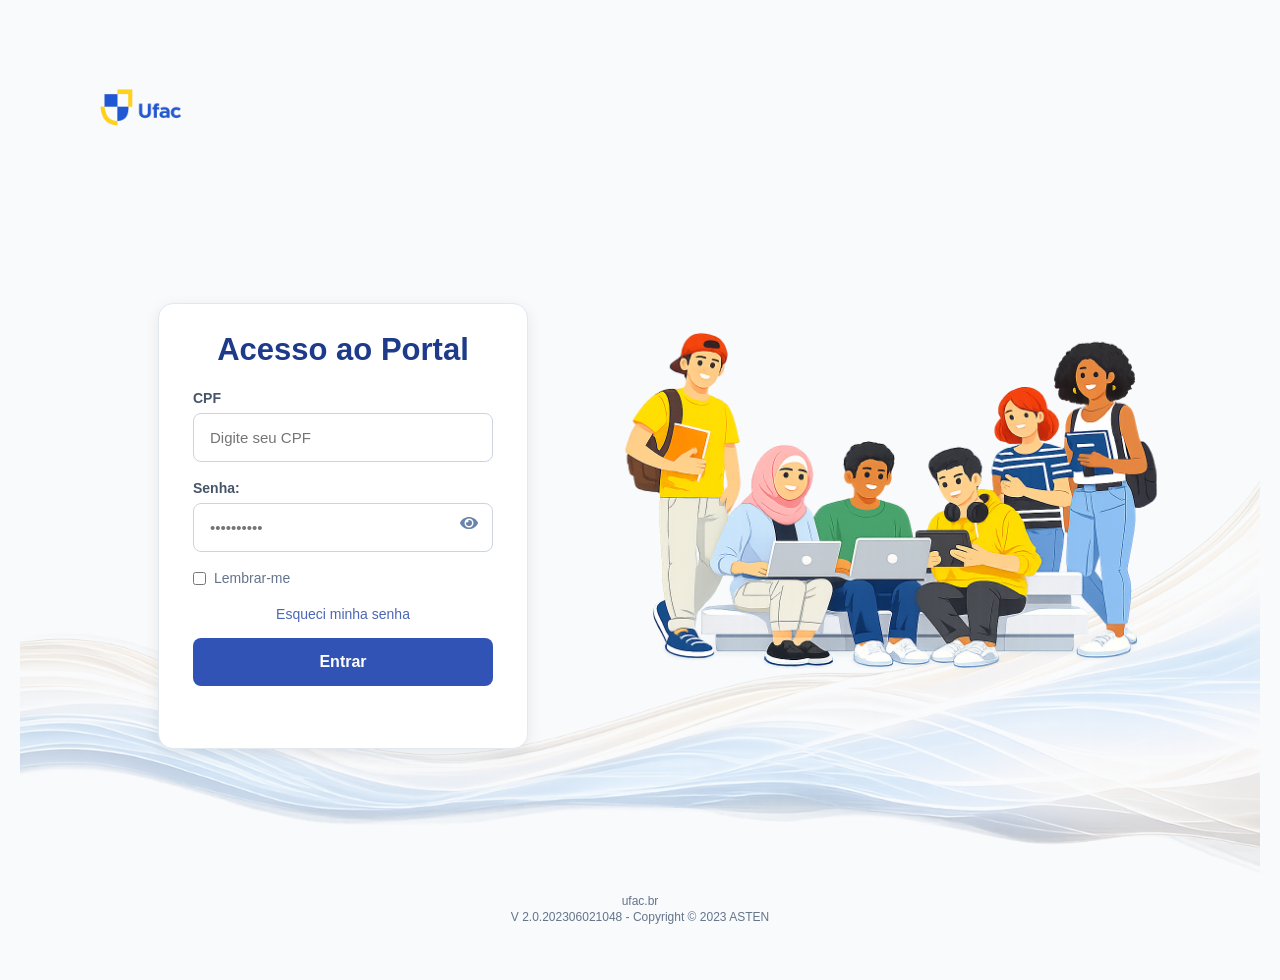
<file: index.html>
<!DOCTYPE html>
<html lang="pt-BR">

<head>
    <meta charset="UTF-8">
    <meta name="viewport" content="width=device-width, initial-scale=1.0">
    <title>Portal do Aluno UFAC</title>
    <link rel="stylesheet" href="style.css">
    <script src="script.js" defer></script>
</head>

<body>

    <div class="main-container">

        <header>
            <img src="img/logo.png" alt="Logo da UFAC">
        </header>

        <main>

            <section class="caixa-login">
                <h2>Acesso ao Portal</h2>

                <form>
                    <div class="grupo-input">
                        <label for="cpf">CPF</label>
                        <input type="text" id="cpf" placeholder="Digite seu CPF" required>
                    </div>

                    <div class="grupo-input">
                        <label for="senha">Senha:</label>
                        <div class="input-container" style="position: relative;">
                            <input type="password" id="senha" placeholder="••••••••••" required>
                            <button type="button" id="toggleSenha"
                                style="position: absolute; right: 15px; top: 11px; border: none; background: none; cursor: pointer; padding: 0;">
                                <svg id="eyeIcon" xmlns="http://www.w3.org/2000/svg" viewBox="0 0 576 512"
                                    style="width: 18px; height: 18px;">
                                    <path fill="#2c4f87"
                                        d="M572.52 241.4C518.29 135.59 410.93 64 288 64S57.71 135.59 3.48 241.4a32.35 32.35 0 0 0 0 29.19C57.71 376.41 165.07 448 288 448s230.29-71.59 284.52-177.41a32.35 32.35 0 0 0 0-29.19zM288 400a144 144 0 1 1 144-144 143.84 143.84 0 0 1-144 144zm0-240a95.33 95.33 0 0 0-25.31 3.79 47.85 47.85 0 0 1-66.9 66.9A95.78 95.78 0 1 0 288 160z">
                                    </path>
                                </svg>
                            </button>
                        </div>
                    </div>

                    <div class="grupo-checkbox">
                        <input type="checkbox" id="lembrar">
                        <label for="lembrar">Lembrar-me</label>
                    </div>

                    <a href="esquecisenha/esquecisenha.html" class="Link-esqueceu">Esqueci minha senha</a>

                    <button type="submit" class="btn-entrar">Entrar</button>

                    <a href="#" class="back-link" style="visibility: hidden;">Voltar</a>
                </form>
            </section>

            <section class="caixa-ilustracao">
                <img src="img/estudantes.png" alt="Ilustração de Estudantes">
            </section>

        </main>

        <footer>
            <p>ufac.br</p>
            <p>V 2.0.202306021048 - Copyright &copy; 2023 ASTEN</p>
        </footer>

        <img src="img/ondas.png" class="ondas-fundo" alt="">

    </div>
</body>

</html>
</file>
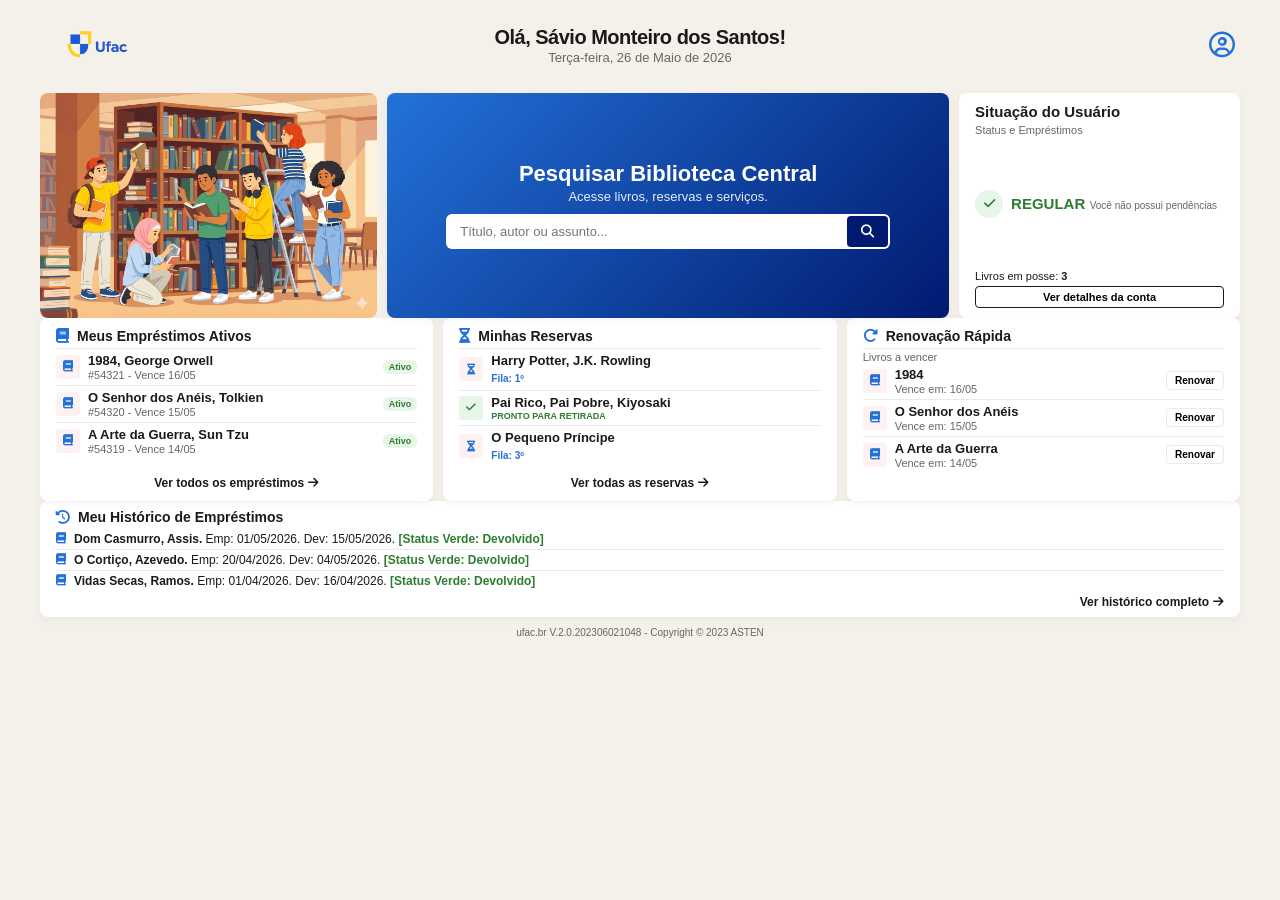
<file: biblioteca/index.html>
<!DOCTYPE html>
<html lang="pt-BR">

<head>
    <meta charset="UTF-8">
    <meta name="viewport" content="width=device-width, initial-scale=1.0">
    <title>Biblioteca Central UFAC</title>
    <link rel="stylesheet" href="https://cdnjs.cloudflare.com/ajax/libs/font-awesome/6.4.0/css/all.min.css">
    <link rel="stylesheet" href="style.css">
</head>

<body>

    <div class="app-container">

        <header class="main-header">
            <div class="app-logo">
                <img src="../img/logo.png" alt="Logo UFAC" class="logo-crest">
            </div>

            <div class="user-profile">
                <h1>Olá, Sávio Monteiro dos Santos!</h1>
                <p>Terça-feira, 26 de Maio de 2026</p>
            </div>
            
            <div class="header-nav">
                <a href="#" style="text-decoration: none; color: inherit;">
                    <div class="user-avatar" style="cursor: pointer;">
                        <i class="fa-regular fa-user-circle"></i>
                    </div>
                </a>
            </div>
        </header>

        <main class="dashboard-content">
            <div class="row-hero">
                <img src="../img/Gemini_Generated_Image_7nm13i7nm13i7nm1.png" alt="Estudantes na Biblioteca" class="hero-image">

                <section class="search-banner">
                    <div class="banner-inner">
                        <h2>Pesquisar Biblioteca Central</h2>
                        <p>Acesse livros, reservas e serviços.</p>
                        <div class="search-group">
                            <input type="text" placeholder="Título, autor ou assunto...">
                            <button type="button" class="search-btn">
                                <i class="fa-solid fa-magnifying-glass"></i>
                            </button>
                        </div>
                    </div>
                </section>

                <section class="user-status-card">
                    <div class="status-title">
                        <h3>Situação do Usuário</h3>
                        <span>Status e Empréstimos</span>
                    </div>

                    <div class="status-badge-wrapper">
                        <div class="badge-icon">
                            <i class="fa-solid fa-check"></i>
                        </div>
                        <div class="badge-info">
                            <span class="status-name">REGULAR</span>
                            <span class="status-desc">Você não possui pendências</span>
                        </div>
                    </div>

                    <div class="status-footer">
                        <p>Livros em posse: <strong>3</strong></p>
                        <button class="btn-secondary" onclick="abrirModal('modalConta', event)">Ver detalhes da conta</button>
                    </div>
                </section>
            </div>

            <div class="row-cards">

                <section class="panel-card">
                    <div class="panel-header">
                        <i class="fa-solid fa-book"></i>
                        <h3>Meus Empréstimos Ativos</h3>
                    </div>
                    <div class="panel-body">
                        <div class="item-row">
                            <div class="item-meta">
                                <span class="item-icon-bg"><i class="fa-solid fa-book"></i></span>
                                <div>
                                    <h4>1984, George Orwell</h4>
                                    <p>#54321 - Vence 16/05</p>
                                </div>
                            </div>
                            <span class="label-status success">Ativo</span>
                        </div>
                        <div class="item-row">
                            <div class="item-meta">
                                <span class="item-icon-bg"><i class="fa-solid fa-book"></i></span>
                                <div>
                                    <h4>O Senhor dos Anéis, Tolkien</h4>
                                    <p>#54320 - Vence 15/05</p>
                                </div>
                            </div>
                            <span class="label-status success">Ativo</span>
                        </div>
                        <div class="item-row">
                            <div class="item-meta">
                                <span class="item-icon-bg"><i class="fa-solid fa-book"></i></span>
                                <div>
                                    <h4>A Arte da Guerra, Sun Tzu</h4>
                                    <p>#54319 - Vence 14/05</p>
                                </div>
                            </div>
                            <span class="label-status success">Ativo</span>
                        </div>
                    </div>
                    <div class="panel-footer">
                        <a href="#" class="link-more" onclick="abrirModal('modalEmprestimos', event)">Ver todos os empréstimos <i class="fa-solid fa-arrow-right"></i></a>
                    </div>
                </section>

                <section class="panel-card">
                    <div class="panel-header">
                        <i class="fa-solid fa-hourglass-half"></i>
                        <h3>Minhas Reservas</h3>
                    </div>
                    <div class="panel-body">
                        <div class="item-row">
                            <div class="item-meta">
                                <span class="item-icon-bg"><i class="fa-solid fa-hourglass-half"></i></span>
                                <div>
                                    <h4>Harry Potter, J.K. Rowling</h4>
                                    <small>Fila: 1º</small>
                                </div>
                            </div>
                        </div>
                        <div class="item-row">
                            <div class="item-meta">
                                <span class="item-icon-bg alert"><i class="fa-solid fa-check"></i></span>
                                <div>
                                    <h4>Pai Rico, Pai Pobre, Kiyosaki</h4>
                                    <span class="text-highlight">PRONTO PARA RETIRADA</span>
                                </div>
                            </div>
                        </div>
                        <div class="item-row">
                            <div class="item-meta">
                                <span class="item-icon-bg"><i class="fa-solid fa-hourglass-half"></i></span>
                                <div>
                                    <h4>O Pequeno Príncipe</h4>
                                    <small>Fila: 3º</small>
                                </div>
                            </div>
                        </div>
                    </div>
                    <div class="panel-footer">
                        <a href="#" class="link-more" onclick="abrirModal('modalReservas', event)">Ver todas as reservas <i class="fa-solid fa-arrow-right"></i></a>
                    </div>
                </section>

                <section class="panel-card">
                    <div class="panel-header">
                        <i class="fa-solid fa-rotate-right"></i>
                        <h3>Renovação Rápida</h3>
                    </div>
                    <div class="panel-sub">Livros a vencer</div>
                    <div class="panel-body">
                        <div class="item-row">
                            <div class="item-meta">
                                <span class="item-icon-bg"><i class="fa-solid fa-book"></i></span>
                                <div>
                                    <h4>1984</h4>
                                    <p>Vence em: 16/05</p>
                                </div>
                            </div>
                            <button class="btn-action" onclick="renovarLivro(this)">Renovar</button>
                        </div>
                        <div class="item-row">
                            <div class="item-meta">
                                <span class="item-icon-bg"><i class="fa-solid fa-book"></i></span>
                                <div>
                                    <h4>O Senhor dos Anéis</h4>
                                    <p>Vence em: 15/05</p>
                                </div>
                            </div>
                            <button class="btn-action" onclick="renovarLivro(this)">Renovar</button>
                        </div>
                        <div class="item-row">
                            <div class="item-meta">
                                <span class="item-icon-bg"><i class="fa-solid fa-book"></i></span>
                                <div>
                                    <h4>A Arte da Guerra</h4>
                                    <p>Vence em: 14/05</p>
                                </div>
                            </div>
                            <button class="btn-action" onclick="renovarLivro(this)">Renovar</button>
                        </div>
                    </div>
                </section>

            </div>

            <section class="history-section">
                <div class="history-header">
                    <i class="fa-solid fa-clock-rotate-left"></i>
                    <h3>Meu Histórico de Empréstimos</h3>
                </div>

                <div class="history-table">
                    <div class="history-row">
                        <i class="fa-solid fa-book row-marker"></i>
                        <span class="history-details"><strong>Dom Casmurro, Assis.</strong> Emp: 01/05/2026. Dev: 15/05/2026. <span class="text-success">[Status Verde: Devolvido]</span></span>
                    </div>
                    <div class="history-row">
                        <i class="fa-solid fa-book row-marker"></i>
                        <span class="history-details"><strong>O Cortiço, Azevedo.</strong> Emp: 20/04/2026. Dev: 04/05/2026. <span class="text-success">[Status Verde: Devolvido]</span></span>
                    </div>
                    <div class="history-row">
                        <i class="fa-solid fa-book row-marker"></i>
                        <span class="history-details"><strong>Vidas Secas, Ramos.</strong> Emp: 01/04/2026. Dev: 16/04/2026. <span class="text-success">[Status Verde: Devolvido]</span></span>
                    </div>
                </div>

                <div class="history-footer">
                    <a href="#" class="link-more" onclick="abrirModal('modalHistorico', event)">Ver histórico completo <i class="fa-solid fa-arrow-right"></i></a>
                </div>
            </section>

        </main>

        <footer class="app-footer">
            <p>ufac.br V.2.0.202306021048 - Copyright © 2023 ASTEN</p>
        </footer>

    </div>
    
    <div class="modal-overlay" id="modalEmprestimos">
        <div class="modal-content" style="max-width: 800px;">
            <div class="modal-header">
                <h3>Todos os Empréstimos Ativos</h3>
                <button class="modal-close" onclick="fecharModal('modalEmprestimos')">X</button>
            </div>
            <div class="modal-body">
                <table class="dados-table">
                    <thead>
                        <tr>
                            <th>Código</th>
                            <th>Livro</th>
                            <th>Data Emp.</th>
                            <th>Vencimento</th>
                            <th>Status</th>
                        </tr>
                    </thead>
                    <tbody>
                        <tr>
                            <td>#54321</td>
                            <td>1984, George Orwell</td>
                            <td>02/05/2026</td>
                            <td>16/05/2026</td>
                            <td><span class="tag-table ativo">Dentro do Prazo</span></td>
                        </tr>
                        <tr>
                            <td>#54320</td>
                            <td>O Senhor dos Anéis, Tolkien</td>
                            <td>01/05/2026</td>
                            <td>15/05/2026</td>
                            <td><span class="tag-table ativo">Dentro do Prazo</span></td>
                        </tr>
                        <tr>
                            <td>#54319</td>
                            <td>A Arte da Guerra, Sun Tzu</td>
                            <td>30/04/2026</td>
                            <td>14/05/2026</td>
                            <td><span class="tag-table alerta">Vence Hoje</span></td>
                        </tr>
                    </tbody>
                </table>
            </div>
        </div>
    </div>

    <div class="modal-overlay" id="modalReservas">
        <div class="modal-content" style="max-width: 800px;">
            <div class="modal-header">
                <h3>Lista de Reservas</h3>
                <button class="modal-close" onclick="fecharModal('modalReservas')">X</button>
            </div>
            <div class="modal-body">
                <table class="dados-table">
                    <thead>
                        <tr>
                            <th>Livro</th>
                            <th>Data Solicitação</th>
                            <th>Posição Fila</th>
                            <th>Status</th>
                        </tr>
                    </thead>
                    <tbody>
                        <tr>
                            <td>Harry Potter, J.K. Rowling</td>
                            <td>10/05/2026</td>
                            <td>1º</td>
                            <td><span class="tag-table alerta">Aguardando Devolução</span></td>
                        </tr>
                        <tr>
                            <td>Pai Rico, Pai Pobre, Kiyosaki</td>
                            <td>08/05/2026</td>
                            <td>-</td>
                            <td><span class="tag-table devolvido">Pronto para Retirada</span></td>
                        </tr>
                        <tr>
                            <td>O Pequeno Príncipe, Saint-Exupéry</td>
                            <td>12/05/2026</td>
                            <td>3º</td>
                            <td><span class="tag-table alerta">Aguardando Devolução</span></td>
                        </tr>
                    </tbody>
                </table>
            </div>
        </div>
    </div>

    <div class="modal-overlay" id="modalConta">
        <div class="modal-content" style="max-width: 500px;">
            <div class="modal-header">
                <h3>Detalhes da Conta</h3>
                <button class="modal-close" onclick="fecharModal('modalConta')">X</button>
            </div>
            <div class="modal-body account-details">
                <div class="account-item">
                    <strong>Nome:</strong> Sávio Monteiro dos Santos
                </div>
                <div class="account-item">
                    <strong>Matrícula:</strong> 2026101010
                </div>
                <div class="account-item">
                    <strong>Curso:</strong> Sistemas de Informação
                </div>
                <div class="account-item">
                    <strong>Vínculo:</strong> Aluno de Graduação (Ativo)
                </div>
                <hr style="margin: 15px 0; border: 0; border-top: 1px solid var(--border-split);">
                <div class="account-item">
                    <strong>Status no Sistema:</strong> <span class="tag-table devolvido">REGULAR</span>
                </div>
            </div>
        </div>
    </div>

    <div class="modal-overlay" id="modalHistorico">
        <div class="modal-content" style="max-width: 800px;">
            <div class="modal-header">
                <h3>Histórico Completo</h3>
                <button class="modal-close" onclick="fecharModal('modalHistorico')">X</button>
            </div>
            <div class="modal-body">
                <table class="dados-table">
                    <thead>
                        <tr>
                            <th>Código</th>
                            <th>Livro</th>
                            <th>Data Emp.</th>
                            <th>Data Dev.</th>
                            <th>Status</th>
                        </tr>
                    </thead>
                    <tbody>
                        <tr>
                            <td>#12001</td>
                            <td>Dom Casmurro, Machado de Assis</td>
                            <td>01/05/2026</td>
                            <td>15/05/2026</td>
                            <td><span class="tag-table devolvido">Devolvido</span></td>
                        </tr>
                        <tr>
                            <td>#11950</td>
                            <td>O Cortiço, Aluísio Azevedo</td>
                            <td>20/04/2026</td>
                            <td>04/05/2026</td>
                            <td><span class="tag-table devolvido">Devolvido</span></td>
                        </tr>
                        <tr>
                            <td>#11830</td>
                            <td>Vidas Secas, Graciliano Ramos</td>
                            <td>01/04/2026</td>
                            <td>16/04/2026</td>
                            <td><span class="tag-table devolvido">Devolvido</span></td>
                        </tr>
                        <tr>
                            <td>#11722</td>
                            <td>Moby Dick, Herman Melville</td>
                            <td>10/03/2026</td>
                            <td>25/03/2026</td>
                            <td><span class="tag-table atrasado">Devolvido com Atraso</span></td>
                        </tr>
                    </tbody>
                </table>
            </div>
        </div>
    </div>

    <script>
        function renovarLivro(botao) {
            alert("Livro renovado com sucesso! O novo prazo já consta no sistema.");
        
        // Muda o visual do botão clicado
            botao.innerText = "Renovado";
            botao.style.backgroundColor = "var(--bg-success)";
            botao.style.color = "var(--color-success)";
            botao.style.borderColor = "var(--color-success)";
            botao.style.cursor = "default";
            botao.disabled = true; // Impede clicar de novo
        }
        // Função para abrir os modais
        function abrirModal(id, event) {
            if(event) event.preventDefault(); 
            document.getElementById(id).classList.add('active');
        }

        // Função para fechar os modais
        function fecharModal(id) {
            document.getElementById(id).classList.remove('active');
        }

        // Função para simular a renovação do livro
        /*function renovarLivro(botao) {
            alert("Livro renovado com sucesso! O novo prazo já consta no sistema.");
            
            // Muda o visual do botão clicado
            botao.innerText = "Renovado";
            botao.style.backgroundColor = "var(--bg-success)";
            botao.style.color = "var(--color-success)";
            botao.style.borderColor = "var(--color-success)";
            botao.style.cursor = "default";
            botao.disabled = true; // Impede clicar de novo
        }*/
    </script>

</body>

</html>
</file>
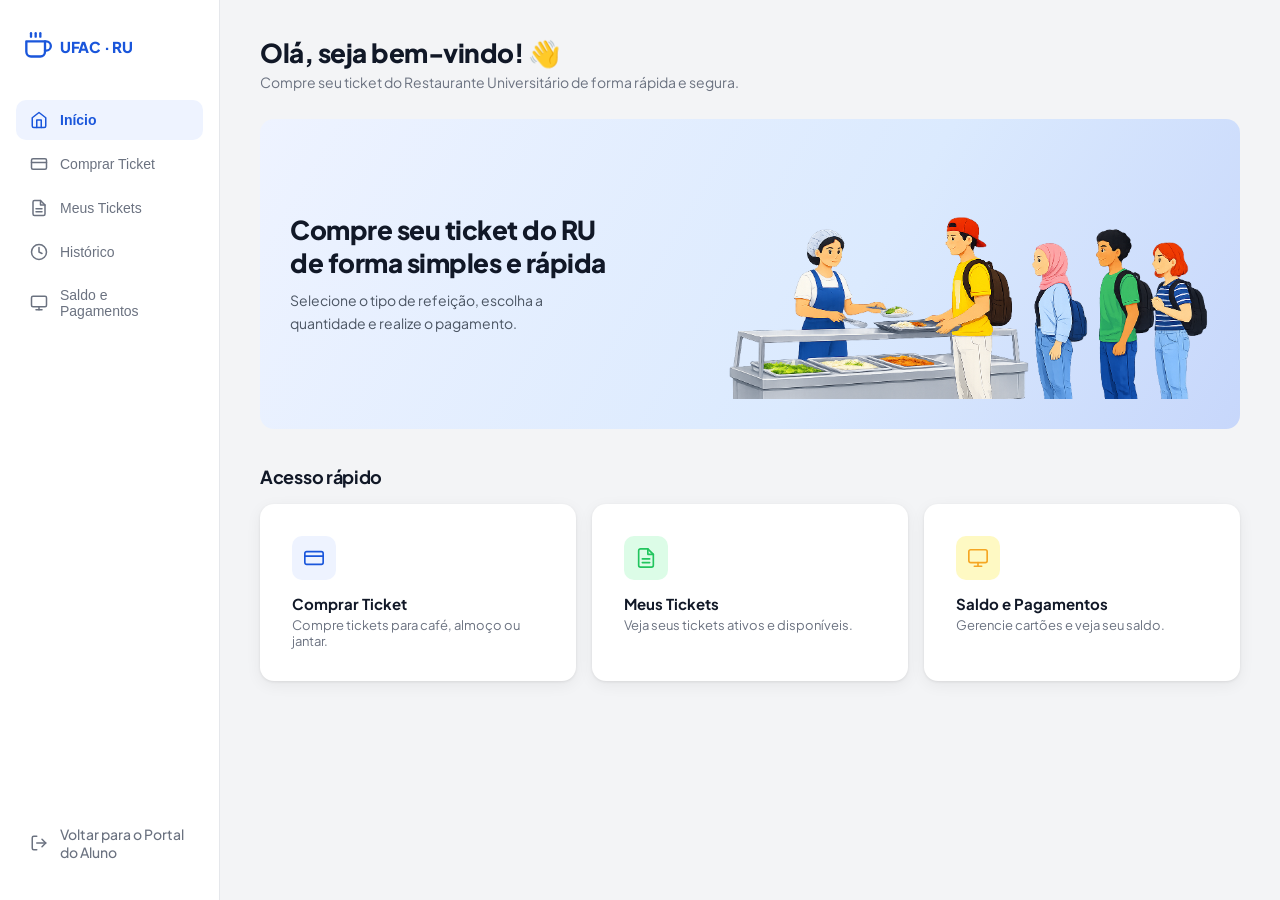
<file: eticket/index.html>
<!DOCTYPE html>
<html lang="pt-BR">
<head>
  <meta charset="UTF-8" />
  <meta name="viewport" content="width=device-width, initial-scale=1.0"/>
  <title>UFAC – Restaurante Universitário</title>
  <link href="https://fonts.googleapis.com/css2?family=Plus+Jakarta+Sans:wght@400;500;600;700;800&display=swap" rel="stylesheet"/>
  <style>
/* ── RESET & BASE ── */
*, *::before, *::after { box-sizing: border-box; margin: 0; padding: 0; }

:root {
  --blue:       #1A56DB;
  --blue-light: #EEF3FF;
  --text:       #111827;
  --muted:      #6B7280;
  --border:     #E5E7EB;
  --white:      #FFFFFF;
  --bg:         #F3F4F6;
  --radius:     14px;
  --shadow:     0 1px 3px rgba(0,0,0,.08), 0 4px 16px rgba(0,0,0,.06);
  --green:      #22C55E;
  --green-light:#DCFCE7;
  --red:        #EF4444;
  --red-light:  #FEE2E2;
  --yellow:     #F5A623;
  --yellow-light:#FEF9C3;
}

body {
  font-family: 'Plus Jakarta Sans', sans-serif;
  background: var(--bg);
  color: var(--text);
  display: flex;
  min-height: 100vh;
}

/* ══════════════════════════════
   SIDEBAR
══════════════════════════════ */
.sidebar {
  width: 220px;
  min-height: 100vh;
  background: var(--white);
  border-right: 1px solid var(--border);
  display: flex;
  flex-direction: column;
  padding: 28px 16px;
  position: fixed;
  top: 0; left: 0; bottom: 0;
}

.logo {
  padding: 0 8px;
  margin-bottom: 36px;
}

.logo-icon img {
  height: 36px;
  object-fit: contain;
}

.logo-fallback {
  height: 36px;
  display: flex;
  align-items: center;
  gap: 8px;
  font-weight: 800;
  font-size: 15px;
  color: var(--blue);
  letter-spacing: -.3px;
}

nav {
  flex: 1;
  display: flex;
  flex-direction: column;
  gap: 4px;
}

.nav-item {
  display: flex;
  align-items: center;
  gap: 12px;
  padding: 11px 14px;
  border-radius: 10px;
  font-size: 14px;
  font-weight: 500;
  color: var(--muted);
  text-decoration: none;
  cursor: pointer;
  transition: background .15s, color .15s;
  border: none;
  background: none;
  width: 100%;
  text-align: left;
}

.nav-item svg { width: 18px; height: 18px; flex-shrink: 0; }
.nav-item:hover { background: var(--bg); color: var(--text); }
.nav-item.active {
  background: var(--blue-light);
  color: var(--blue);
  font-weight: 600;
}

.nav-bottom { margin-top: auto; }

/* ══════════════════════════════
   MAIN
══════════════════════════════ */
.main {
  margin-left: 220px;
  flex: 1;
  padding: 36px 40px;
}

/* ══════════════════════════════
   PAGE VISIBILITY
══════════════════════════════ */
.page { display: none; }
.page.active { display: block; }

/* ══════════════════════════════
   TOPBAR
══════════════════════════════ */
.topbar {
  display: flex;
  align-items: flex-start;
  justify-content: space-between;
  margin-bottom: 28px;
}

.topbar-left h1 { font-size: 26px; font-weight: 800; letter-spacing: -.5px; }
.topbar-left p  { color: var(--muted); font-size: 14px; margin-top: 4px; }

/* ══════════════════════════════
   HERO
══════════════════════════════ */
.hero {
  background: linear-gradient(120deg, #EEF3FF 0%, #DBEAFE 60%, #C7D7FB 100%);
  border-radius: var(--radius);
  padding: 30px 30px;
  margin-bottom: 36px;
  display: flex;
  align-items: center;
  justify-content: space-between;
  overflow: hidden;
  min-height: 190px;
}

.hero-text h2 {
  font-size: 26px;
  font-weight: 800;
  line-height: 1.25;
  letter-spacing: -.5px;
  max-width: 320px;
}

.hero-text p {
  color: #4B5563;
  font-size: 14px;
  margin-top: 10px;
  max-width: 280px;
  line-height: 1.6;
}

.hero-image img {
  display: flex;
  max-height: 250px;
  object-fit: cover;
  border-radius: 2px;
}

/* ══════════════════════════════
   BUTTONS
══════════════════════════════ */
.btn-primary {
  display: inline-flex;
  align-items: center;
  gap: 8px;
  background: var(--blue);
  color: white;
  font-family: inherit;
  font-size: 14px;
  font-weight: 700;
  padding: 11px 24px;
  border-radius: 10px;
  border: none;
  cursor: pointer;
  box-shadow: 0 4px 14px rgba(26,86,219,.3);
  transition: background .15s, transform .1s, box-shadow .15s;
}

.btn-primary:hover {
  background: #3B6FE8;
  transform: translateY(-1px);
  box-shadow: 0 6px 18px rgba(26,86,219,.4);
}

.btn-secondary {
  display: inline-flex;
  align-items: center;
  gap: 8px;
  background: var(--white);
  color: var(--text);
  font-family: inherit;
  font-size: 14px;
  font-weight: 600;
  padding: 11px 24px;
  border-radius: 10px;
  border: 1.5px solid var(--border);
  cursor: pointer;
  transition: background .15s, border-color .15s;
}

.btn-secondary:hover { background: var(--bg); border-color: #D1D5DB; }

.btn-change {
  background: var(--blue-light);
  color: var(--blue);
  font-family: inherit;
  font-size: 13px;
  font-weight: 600;
  padding: 7px 16px;
  border-radius: 8px;
  border: none;
  cursor: pointer;
  margin-left: auto;
  transition: background .15s;
  white-space: nowrap;
}

.btn-change:hover { background: #dde8fd; }

.btn-danger {
  display: inline-flex;
  align-items: center;
  gap: 6px;
  background: var(--red-light);
  color: var(--red);
  font-family: inherit;
  font-size: 13px;
  font-weight: 600;
  padding: 7px 14px;
  border-radius: 8px;
  border: none;
  cursor: pointer;
  transition: background .15s;
}
.btn-danger:hover { background: #fecaca; }

/* ══════════════════════════════
   SECTION & CARD
══════════════════════════════ */
.section-title {
  font-size: 18px;
  font-weight: 700;
  margin-bottom: 16px;
  letter-spacing: -.3px;
}

.card {
  background: var(--white);
  border-radius: var(--radius);
  box-shadow: var(--shadow);
  padding: 32px;
}

/* ══════════════════════════════
   STEPPER
══════════════════════════════ */
.stepper {
  display: flex;
  align-items: center;
  margin-bottom: 32px;
}

.step {
  display: flex;
  flex-direction: column;
  align-items: center;
  gap: 6px;
  flex: 1;
  position: relative;
}

.step:not(:last-child)::after {
  content: '';
  position: absolute;
  top: 18px;
  left: calc(50% + 18px);
  right: calc(-50% + 18px);
  height: 2px;
  background: var(--border);
  transition: background .3s;
}

.step.done:not(:last-child)::after { background: var(--blue); }

.step-circle {
  width: 36px; height: 36px;
  border-radius: 50%;
  background: var(--border);
  color: var(--muted);
  font-size: 14px;
  font-weight: 700;
  display: flex; align-items: center; justify-content: center;
  position: relative;
  z-index: 1;
  transition: background .2s, color .2s, box-shadow .2s;
}

.step.active .step-circle {
  background: var(--blue);
  color: white;
  box-shadow: 0 0 0 4px rgba(26,86,219,.15);
}

.step.done .step-circle {
  background: var(--blue);
  color: white;
}

.step.done .step-circle::after {
  content: '✓';
  position: absolute;
  font-size: 14px;
}

.step.done .step-circle .num { display: none; }

.step-label {
  font-size: 12px;
  font-weight: 600;
  color: var(--muted);
  white-space: nowrap;
}

.step.active .step-label { color: var(--blue); }
.step.done .step-label { color: var(--text); }

/* ══════════════════════════════
   TABS (buy ticket)
══════════════════════════════ */
.tab { }
.tab.hidden { display: none; }

.selection-header { margin-bottom: 24px; }
.selection-header h3 { font-size: 17px; font-weight: 700; margin-bottom: 6px; }
.selection-header p { font-size: 14px; color: var(--muted); }

/* ── Meal grid ── */
.meal-grid {
  display: grid;
  grid-template-columns: repeat(3, 1fr);
  gap: 16px;
  margin-bottom: 32px;
}

.meal-card {
  border: 2px solid var(--border);
  border-radius: 12px;
  padding: 24px 20px;
  cursor: pointer;
  transition: border-color .15s, box-shadow .15s, background .15s;
  position: relative;
}

.meal-card:hover { border-color: #93B4F8; background: #FAFBFF; }

.meal-card.selected {
  border-color: var(--blue);
  background: var(--blue-light);
}

.meal-radio {
  width: 18px; height: 18px;
  border-radius: 50%;
  border: 2px solid var(--border);
  position: absolute;
  top: 16px; right: 16px;
  transition: border-color .15s;
}

.meal-card.selected .meal-radio {
  border-color: var(--blue);
  border-width: 5px;
}

.meal-icon {
  width: 44px; height: 44px;
  border-radius: 10px;
  display: flex; align-items: center; justify-content: center;
  margin-bottom: 14px;
}

.meal-icon svg { width: 22px; height: 22px; }
.meal-icon.blue   { background: #DBEAFE; }
.meal-icon.yellow { background: #FEF3C7; }
.meal-icon.green  { background: #DCFCE7; }

.refeicao  { font-size: 15px; font-weight: 700; margin-bottom: 6px; }
.ticket-desc { font-size: 13px; color: var(--muted); line-height: 1.5; margin-bottom: 12px; }
.preco-ticket { font-size: 16px; font-weight: 800; color: var(--blue); }

/* ── Quantity ── */
.selected-summary {
  display: flex;
  align-items: center;
  gap: 16px;
  background: var(--bg);
  border-radius: 12px;
  padding: 16px 20px;
  margin-bottom: 28px;
}

.summary-icon {
  width: 44px; height: 44px;
  border-radius: 10px;
  background: var(--blue-light);
  display: flex; align-items: center; justify-content: center;
  flex-shrink: 0;
}

.summary-icon svg { width: 22px; height: 22px; }

.summary-info, .summary-price-block { flex: 1; }

.summary-label { font-size: 12px; color: var(--muted); font-weight: 500; margin-bottom: 2px; }
.summary-value { font-size: 15px; font-weight: 700; }
.summary-unit-price { font-size: 15px; font-weight: 700; color: var(--blue); }

.qty-section { margin-bottom: 28px; }
.qty-label { font-size: 15px; font-weight: 700; margin-bottom: 4px; }
.qty-hint { font-size: 13px; color: var(--muted); margin-bottom: 16px; }

.qty-options { display: flex; gap: 12px; flex-wrap: wrap; }

.qty-card {
  border: 2px solid var(--border);
  border-radius: 12px;
  padding: 18px 28px;
  cursor: pointer;
  display: flex;
  flex-direction: column;
  align-items: center;
  gap: 4px;
  transition: border-color .15s, background .15s;
}

.qty-card:hover { border-color: #93B4F8; }

.qty-card.selected-qty {
  border-color: var(--blue);
  background: var(--blue-light);
}

.qty-number { font-size: 22px; font-weight: 800; }
.qty-sub { font-size: 12px; color: var(--muted); font-weight: 500; }
.qty-card.selected-qty .qty-number { color: var(--blue); }

.total-box {
  background: var(--bg);
  border-radius: 12px;
  padding: 20px 24px;
  margin-bottom: 28px;
}

.total-row { display: flex; justify-content: space-between; align-items: center; }
.total-label { font-size: 14px; color: var(--muted); }
.total-value { font-size: 14px; font-weight: 600; }
.total-divider { height: 1px; background: var(--border); margin: 14px 0; }
.total-final-label { font-size: 15px; font-weight: 700; }
.total-final { font-size: 20px; font-weight: 800; color: var(--blue); }

.card-footer { display: flex; justify-content: flex-end; padding-top: 8px; }
.card-footer.two-buttons { justify-content: space-between; }

/* ── Payment ── */
.payment-options { display: flex; flex-direction: column; gap: 12px; margin-bottom: 24px; }

.payment-option {
  display: flex;
  align-items: center;
  gap: 16px;
  border: 2px solid var(--border);
  border-radius: 12px;
  padding: 16px 20px;
  cursor: pointer;
  transition: border-color .15s, background .15s;
}

.payment-option:hover { border-color: #93B4F8; background: #FAFBFF; }

.payment-option.selected {
  border-color: var(--blue);
  background: var(--blue-light);
}

.payment-radio {
  width: 18px; height: 18px;
  border-radius: 50%;
  border: 2px solid var(--border);
  transition: border-color .15s;
  flex-shrink: 0;
}

.payment-option.selected .payment-radio {
  border-color: var(--blue);
  border-width: 5px;
}

.payment-option-icon {
  width: 40px; height: 40px;
  border-radius: 10px;
  background: var(--blue-light);
  display: flex; align-items: center; justify-content: center;
  flex-shrink: 0;
}

.payment-option-icon svg { width: 20px; height: 20px; }
.payment-option-icon.pix-icon { background: var(--green-light); }

.payment-option-name { font-size: 14px; font-weight: 700; }
.payment-option-desc { font-size: 13px; color: var(--muted); margin-top: 2px; }

.payment-hint {
  display: flex;
  align-items: center;
  gap: 8px;
  font-size: 13px;
  color: var(--muted);
  background: var(--bg);
  border-radius: 10px;
  padding: 14px 18px;
  margin-bottom: 24px;
}

.form-section-title {
  font-size: 15px;
  font-weight: 700;
  margin-bottom: 20px;
  color: var(--text);
}

.form-grid {
  display: grid;
  grid-template-columns: 1fr 1fr;
  gap: 16px;
  margin-bottom: 16px;
}

.form-group { display: flex; flex-direction: column; gap: 6px; }
.form-group.full { grid-column: 1 / -1; }

.form-group label { font-size: 13px; font-weight: 600; color: var(--text); }

.form-group input,
.form-group select {
  padding: 11px 14px;
  border: 1.5px solid var(--border);
  border-radius: 10px;
  font-family: inherit;
  font-size: 14px;
  color: var(--text);
  background: var(--white);
  transition: border-color .15s;
  outline: none;
}

.form-group input:focus,
.form-group select:focus { border-color: var(--blue); }

.input-icon-wrap { position: relative; }
.input-icon-wrap input { padding-right: 42px; width: 100%; }
.input-icon-wrap svg {
  position: absolute;
  right: 14px;
  top: 50%;
  transform: translateY(-50%);
  width: 18px; height: 18px;
}

/* Save card checkbox */
.save-card-row {
  display: flex;
  align-items: center;
  gap: 10px;
  margin-top: 16px;
  padding: 14px 16px;
  background: var(--blue-light);
  border-radius: 10px;
  border: 1.5px solid #C7D7FB;
  cursor: pointer;
}

.save-card-row input[type="checkbox"] {
  width: 18px; height: 18px;
  accent-color: var(--blue);
  cursor: pointer;
  flex-shrink: 0;
}

.save-card-row label {
  font-size: 13px;
  font-weight: 600;
  color: var(--blue);
  cursor: pointer;
}

.save-card-row span {
  font-size: 12px;
  color: #4B5563;
  font-weight: 400;
}

/* Saved cards in payment */
.saved-cards-section {
  margin-bottom: 20px;
}

.saved-cards-title {
  font-size: 13px;
  font-weight: 600;
  color: var(--muted);
  margin-bottom: 10px;
  text-transform: uppercase;
  letter-spacing: .5px;
}

.saved-card-option {
  display: flex;
  align-items: center;
  gap: 14px;
  border: 2px solid var(--border);
  border-radius: 12px;
  padding: 14px 18px;
  cursor: pointer;
  margin-bottom: 8px;
  transition: border-color .15s, background .15s;
}

.saved-card-option:hover { border-color: #93B4F8; background: #FAFBFF; }
.saved-card-option.selected { border-color: var(--blue); background: var(--blue-light); }

.saved-card-radio {
  width: 18px; height: 18px;
  border-radius: 50%;
  border: 2px solid var(--border);
  flex-shrink: 0;
  transition: border-color .15s;
}
.saved-card-option.selected .saved-card-radio { border-color: var(--blue); border-width: 5px; }

.card-brand-badge {
  background: linear-gradient(135deg, #1A56DB, #3B82F6);
  color: white;
  font-size: 10px;
  font-weight: 800;
  padding: 4px 8px;
  border-radius: 5px;
  letter-spacing: .5px;
  flex-shrink: 0;
}

.saved-card-info { flex: 1; }
.saved-card-number { font-size: 14px; font-weight: 700; }
.saved-card-expiry { font-size: 12px; color: var(--muted); margin-top: 2px; }

.divider-or {
  display: flex;
  align-items: center;
  gap: 12px;
  margin: 16px 0;
  color: var(--muted);
  font-size: 13px;
  font-weight: 500;
}
.divider-or::before,
.divider-or::after {
  content: '';
  flex: 1;
  height: 1px;
  background: var(--border);
}

/* ── Pix ── */
.pix-container { display: flex; flex-direction: column; align-items: center; gap: 20px; }

.pix-info {
  display: flex;
  align-items: center;
  gap: 8px;
  font-size: 13px;
  color: #374151;
  background: var(--green-light);
  border-radius: 10px;
  padding: 12px 16px;
  width: 100%;
}

.qr-wrapper { display: flex; flex-direction: column; align-items: center; gap: 8px; }
.qr-code {
  background: white;
  border: 2px solid var(--border);
  border-radius: 12px;
  padding: 16px;
}

.qr-valor { font-size: 20px; font-weight: 800; color: var(--text); }
.qr-expiry { font-size: 13px; color: var(--muted); }

.pix-copy-section { width: 100%; }
.pix-copy-label { font-size: 13px; font-weight: 600; color: var(--muted); margin-bottom: 8px; }

.pix-copy-box {
  display: flex;
  align-items: center;
  gap: 10px;
  border: 1.5px solid var(--border);
  border-radius: 10px;
  padding: 12px 14px;
  background: var(--bg);
}

.pix-code {
  font-size: 12px;
  color: var(--muted);
  font-family: monospace;
  overflow: hidden;
  text-overflow: ellipsis;
  white-space: nowrap;
  flex: 1;
}

.btn-copy {
  display: inline-flex;
  align-items: center;
  gap: 6px;
  background: var(--blue);
  color: white;
  font-family: inherit;
  font-size: 13px;
  font-weight: 600;
  padding: 8px 14px;
  border-radius: 8px;
  border: none;
  cursor: pointer;
  white-space: nowrap;
  flex-shrink: 0;
}

/* ══════════════════════════════
   PLACEHOLDER (step 4)
══════════════════════════════ */
.placeholder-tab {
  display: flex;
  flex-direction: column;
  align-items: center;
  justify-content: center;
  padding: 60px 20px;
  gap: 16px;
  text-align: center;
}

.placeholder-icon {
  width: 72px; height: 72px;
  border-radius: 50%;
  display: flex; align-items: center; justify-content: center;
}

.placeholder-icon.success { background: var(--green-light); }
.placeholder-icon svg { width: 36px; height: 36px; }

/* ══════════════════════════════
   MEUS TICKETS PAGE
══════════════════════════════ */
.tickets-filter-row {
  display: flex;
  gap: 10px;
  margin-bottom: 24px;
  flex-wrap: wrap;
}

.filter-btn {
  padding: 8px 18px;
  border-radius: 20px;
  border: 1.5px solid var(--border);
  background: var(--white);
  font-family: inherit;
  font-size: 13px;
  font-weight: 600;
  color: var(--muted);
  cursor: pointer;
  transition: all .15s;
}

.filter-btn:hover { border-color: var(--blue); color: var(--blue); }
.filter-btn.active { background: var(--blue); border-color: var(--blue); color: white; }

.tickets-grid {
  display: grid;
  grid-template-columns: repeat(auto-fill, minmax(280px, 1fr));
  gap: 16px;
}

.ticket-item {
  background: var(--white);
  border-radius: 14px;
  border: 2px solid var(--border);
  overflow: hidden;
  box-shadow: 0 1px 3px rgba(0,0,0,.05);
  transition: transform .15s, box-shadow .15s;
}

.ticket-item:hover { transform: translateY(-2px); box-shadow: 0 4px 16px rgba(0,0,0,.1); }

.ticket-item-header {
  padding: 16px 18px;
  display: flex;
  align-items: center;
  gap: 14px;
  border-bottom: 1.5px dashed var(--border);
}

.ticket-type-icon {
  width: 42px; height: 42px;
  border-radius: 10px;
  display: flex; align-items: center; justify-content: center;
  flex-shrink: 0;
}

.ticket-type-icon svg { width: 20px; height: 20px; }
.ticket-type-icon.blue-icon { background: #DBEAFE; }
.ticket-type-icon.yellow-icon { background: #FEF3C7; }
.ticket-type-icon.green-icon { background: #DCFCE7; }

.ticket-item-info { flex: 1; }
.ticket-item-type { font-size: 14px; font-weight: 700; }
.ticket-item-date { font-size: 12px; color: var(--muted); margin-top: 2px; }

.ticket-status-badge {
  font-size: 11px;
  font-weight: 700;
  padding: 4px 10px;
  border-radius: 20px;
  text-transform: uppercase;
  letter-spacing: .5px;
}

.badge-disponivel { background: var(--green-light); color: #15803D; }
.badge-usado { background: var(--bg); color: var(--muted); }
.badge-expirado { background: var(--red-light); color: var(--red); }

.ticket-item-body {
  padding: 14px 18px;
  display: flex;
  align-items: center;
  justify-content: space-between;
}

.ticket-code { font-size: 12px; font-family: monospace; color: var(--muted); }
.ticket-price { font-size: 16px; font-weight: 800; color: var(--blue); }

.ticket-qr-btn {
  display: flex;
  align-items: center;
  justify-content: center;
  gap: 6px;
  width: 100%;
  padding: 10px;
  background: var(--blue-light);
  color: var(--blue);
  font-family: inherit;
  font-size: 13px;
  font-weight: 600;
  border: none;
  border-top: 1.5px solid var(--border);
  cursor: pointer;
  transition: background .15s;
}

.ticket-qr-btn:hover { background: #dde8fd; }
.ticket-qr-btn.used { background: var(--bg); color: var(--muted); cursor: default; }

/* Empty state */
.empty-state {
  text-align: center;
  padding: 60px 20px;
  color: var(--muted);
}

.empty-state-icon {
  width: 64px; height: 64px;
  background: var(--bg);
  border-radius: 50%;
  display: flex; align-items: center; justify-content: center;
  margin: 0 auto 16px;
}

.empty-state-icon svg { width: 28px; height: 28px; }
.empty-state h3 { font-size: 16px; font-weight: 700; color: var(--text); margin-bottom: 8px; }
.empty-state p { font-size: 14px; }

/* ══════════════════════════════
   HISTÓRICO PAGE
══════════════════════════════ */
.history-stats {
  display: grid;
  grid-template-columns: repeat(3, 1fr);
  gap: 16px;
  margin-bottom: 28px;
}

.stat-card {
  background: var(--white);
  border-radius: 14px;
  padding: 22px 24px;
  box-shadow: var(--shadow);
}

.stat-label { font-size: 13px; color: var(--muted); font-weight: 500; margin-bottom: 8px; }
.stat-value { font-size: 28px; font-weight: 800; letter-spacing: -1px; }
.stat-value.blue { color: var(--blue); }
.stat-value.green { color: var(--green); }
.stat-value.text { color: var(--text); }
.stat-sub { font-size: 12px; color: var(--muted); margin-top: 4px; }

.history-table-wrap {
  background: var(--white);
  border-radius: var(--radius);
  box-shadow: var(--shadow);
  overflow: hidden;
}

.history-table-header {
  display: flex;
  align-items: center;
  justify-content: space-between;
  padding: 20px 24px;
  border-bottom: 1px solid var(--border);
}

.history-table-header h3 { font-size: 16px; font-weight: 700; }

.search-input-wrap {
  display: flex;
  align-items: center;
  gap: 8px;
  border: 1.5px solid var(--border);
  border-radius: 10px;
  padding: 8px 14px;
  background: var(--white);
}

.search-input-wrap svg { width: 16px; height: 16px; color: var(--muted); flex-shrink: 0; }
.search-input-wrap input {
  border: none;
  outline: none;
  font-family: inherit;
  font-size: 13px;
  color: var(--text);
  width: 180px;
}

table {
  width: 100%;
  border-collapse: collapse;
}

thead tr { border-bottom: 1.5px solid var(--border); }
thead th {
  padding: 12px 24px;
  text-align: left;
  font-size: 12px;
  font-weight: 700;
  color: var(--muted);
  text-transform: uppercase;
  letter-spacing: .5px;
  white-space: nowrap;
}

tbody tr {
  border-bottom: 1px solid var(--border);
  transition: background .12s;
}
tbody tr:last-child { border-bottom: none; }
tbody tr:hover { background: var(--bg); }

tbody td {
  padding: 14px 24px;
  font-size: 14px;
  vertical-align: middle;
}

.type-chip {
  display: inline-flex;
  align-items: center;
  gap: 6px;
  font-size: 13px;
  font-weight: 600;
  padding: 5px 12px;
  border-radius: 20px;
}

.chip-cafe { background: #DBEAFE; color: #1D4ED8; }
.chip-almoco { background: #FEF3C7; color: #D97706; }
.chip-jantar { background: #DCFCE7; color: #15803D; }

.status-dot {
  display: inline-flex;
  align-items: center;
  gap: 6px;
  font-size: 13px;
  font-weight: 600;
}

.dot {
  width: 7px; height: 7px;
  border-radius: 50%;
  flex-shrink: 0;
}

.dot-green { background: var(--green); }
.dot-gray  { background: #9CA3AF; }
.dot-red   { background: var(--red); }

.pagination {
  display: flex;
  align-items: center;
  justify-content: space-between;
  padding: 16px 24px;
  border-top: 1px solid var(--border);
}

.pagination-info { font-size: 13px; color: var(--muted); }
.pagination-btns { display: flex; gap: 6px; }

.page-btn {
  width: 32px; height: 32px;
  border-radius: 8px;
  border: 1.5px solid var(--border);
  background: var(--white);
  font-family: inherit;
  font-size: 13px;
  font-weight: 600;
  color: var(--muted);
  cursor: pointer;
  display: flex; align-items: center; justify-content: center;
  transition: all .15s;
}

.page-btn:hover { border-color: var(--blue); color: var(--blue); }
.page-btn.active-page { background: var(--blue); border-color: var(--blue); color: white; }
.page-btn:disabled { opacity: .4; cursor: default; }

/* ══════════════════════════════
   SALDO E PAGAMENTOS PAGE
══════════════════════════════ */
.balance-hero {
  background: linear-gradient(135deg, #1A56DB 0%, #3B6FE8 60%, #6366F1 100%);
  border-radius: var(--radius);
  padding: 32px 36px;
  margin-bottom: 28px;
  color: white;
  display: flex;
  align-items: center;
  justify-content: space-between;
}

.balance-hero-left h3 { font-size: 14px; font-weight: 500; opacity: .8; margin-bottom: 8px; }
.balance-hero-left .balance-amount { font-size: 42px; font-weight: 800; letter-spacing: -1.5px; }
.balance-hero-left .balance-sub { font-size: 13px; opacity: .7; margin-top: 6px; }

.balance-hero-right { display: flex; gap: 12px; flex-shrink: 0; }

.btn-white {
  display: inline-flex;
  align-items: center;
  gap: 8px;
  background: white;
  color: var(--blue);
  font-family: inherit;
  font-size: 13px;
  font-weight: 700;
  padding: 10px 20px;
  border-radius: 10px;
  border: none;
  cursor: pointer;
  transition: opacity .15s;
}

.btn-white:hover { opacity: .9; }

.btn-white-outline {
  display: inline-flex;
  align-items: center;
  gap: 8px;
  background: rgba(255,255,255,.15);
  color: white;
  font-family: inherit;
  font-size: 13px;
  font-weight: 700;
  padding: 10px 20px;
  border-radius: 10px;
  border: 1.5px solid rgba(255,255,255,.35);
  cursor: pointer;
  transition: background .15s;
}

.btn-white-outline:hover { background: rgba(255,255,255,.25); }

.payments-grid {
  display: grid;
  grid-template-columns: 1fr 1fr;
  gap: 24px;
}

.payments-section-card {
  background: var(--white);
  border-radius: var(--radius);
  box-shadow: var(--shadow);
  overflow: hidden;
}

.payments-section-header {
  display: flex;
  align-items: center;
  justify-content: space-between;
  padding: 20px 24px;
  border-bottom: 1px solid var(--border);
}

.payments-section-header h3 { font-size: 15px; font-weight: 700; }

.btn-add-small {
  display: inline-flex;
  align-items: center;
  gap: 6px;
  background: var(--blue-light);
  color: var(--blue);
  font-family: inherit;
  font-size: 12px;
  font-weight: 700;
  padding: 7px 14px;
  border-radius: 8px;
  border: none;
  cursor: pointer;
  transition: background .15s;
}

.btn-add-small:hover { background: #dde8fd; }

.saved-card-list { padding: 16px 24px; display: flex; flex-direction: column; gap: 12px; }

.saved-card-row {
  display: flex;
  align-items: center;
  gap: 14px;
  padding: 14px 16px;
  border: 1.5px solid var(--border);
  border-radius: 12px;
  transition: border-color .15s;
}

.saved-card-row:hover { border-color: #93B4F8; }

.card-visual {
  width: 52px; height: 34px;
  border-radius: 6px;
  background: linear-gradient(135deg, #1A56DB, #3B82F6);
  display: flex; align-items: center; justify-content: center;
  flex-shrink: 0;
}

.card-visual svg { width: 24px; height: 16px; }

.saved-card-details { flex: 1; }
.saved-card-name { font-size: 14px; font-weight: 700; }
.saved-card-meta { font-size: 12px; color: var(--muted); margin-top: 2px; }

.card-actions { display: flex; gap: 8px; }

.action-icon-btn {
  width: 32px; height: 32px;
  border-radius: 8px;
  border: 1.5px solid var(--border);
  background: var(--white);
  display: flex; align-items: center; justify-content: center;
  cursor: pointer;
  transition: all .15s;
}

.action-icon-btn:hover { border-color: var(--red); background: var(--red-light); }
.action-icon-btn svg { width: 15px; height: 15px; color: var(--muted); }
.action-icon-btn:hover svg { color: var(--red); }

.default-badge {
  font-size: 10px;
  font-weight: 700;
  background: var(--green-light);
  color: #15803D;
  padding: 3px 8px;
  border-radius: 20px;
  text-transform: uppercase;
  letter-spacing: .4px;
}

/* Add card form */
.add-card-form {
  padding: 20px 24px;
  border-top: 1px solid var(--border);
  display: none;
}

.add-card-form.open { display: block; }
.add-card-form h4 { font-size: 14px; font-weight: 700; margin-bottom: 16px; }

/* Recent transactions */
.transactions-list { padding: 0; }

.transaction-item {
  display: flex;
  align-items: center;
  gap: 14px;
  padding: 14px 24px;
  border-bottom: 1px solid var(--border);
  transition: background .12s;
}

.transaction-item:last-child { border-bottom: none; }
.transaction-item:hover { background: var(--bg); }

.transaction-icon {
  width: 40px; height: 40px;
  border-radius: 10px;
  display: flex; align-items: center; justify-content: center;
  flex-shrink: 0;
}

.transaction-icon svg { width: 18px; height: 18px; }
.tx-buy { background: var(--blue-light); }
.tx-refund { background: var(--green-light); }

.transaction-info { flex: 1; }
.transaction-title { font-size: 14px; font-weight: 600; }
.transaction-date { font-size: 12px; color: var(--muted); margin-top: 2px; }

.transaction-amount { font-size: 15px; font-weight: 800; }
.amount-neg { color: var(--red); }
.amount-pos { color: var(--green); }

/* Modal backdrop */
.modal-backdrop {
  display: none;
  position: fixed;
  inset: 0;
  background: rgba(0,0,0,.4);
  z-index: 100;
  align-items: center;
  justify-content: center;
}

.modal-backdrop.open { display: flex; }

.modal {
  background: var(--white);
  border-radius: var(--radius);
  padding: 32px;
  width: 440px;
  max-width: 95vw;
  box-shadow: 0 20px 60px rgba(0,0,0,.2);
  animation: modalIn .2s ease;
}

@keyframes modalIn {
  from { opacity: 0; transform: translateY(12px) scale(.97); }
  to   { opacity: 1; transform: translateY(0) scale(1); }
}

.modal-header { display: flex; align-items: center; justify-content: space-between; margin-bottom: 24px; }
.modal-header h3 { font-size: 18px; font-weight: 800; }

.modal-close {
  width: 32px; height: 32px;
  border-radius: 8px;
  border: 1.5px solid var(--border);
  background: var(--white);
  display: flex; align-items: center; justify-content: center;
  cursor: pointer;
  transition: background .15s;
}

.modal-close:hover { background: var(--bg); }
.modal-close svg { width: 16px; height: 16px; }

.modal-footer {
  display: flex;
  justify-content: flex-end;
  gap: 10px;
  margin-top: 24px;
}

/* QR Modal */
.qr-modal-content {
  display: flex;
  flex-direction: column;
  align-items: center;
  gap: 16px;
  text-align: center;
}

.qr-ticket-type { font-size: 18px; font-weight: 800; }
.qr-ticket-date { font-size: 14px; color: var(--muted); }
.qr-ticket-code { font-family: monospace; font-size: 13px; color: var(--muted); }

.hidden { display: none !important; }
  </style>
</head>
<body>

  <!-- SIDEBAR -->
  <aside class="sidebar">
    <div class="logo">
      <div class="logo-icon">
        <div class="logo-fallback">
          <svg width="28" height="28" viewBox="0 0 24 24" fill="none" stroke="#1A56DB" stroke-width="2" stroke-linecap="round" stroke-linejoin="round">
            <path d="M18 8h1a4 4 0 010 8h-1"/>
            <path d="M2 8h16v9a4 4 0 01-4 4H6a4 4 0 01-4-4V8z"/>
            <line x1="6" y1="1" x2="6" y2="4"/>
            <line x1="10" y1="1" x2="10" y2="4"/>
            <line x1="14" y1="1" x2="14" y2="4"/>
          </svg>
          UFAC · RU
        </div>
      </div>
    </div>

    <nav>
      <button class="nav-item active" onclick="showPage('inicio')">
        <svg viewBox="0 0 24 24" fill="none" stroke="currentColor" stroke-width="2" stroke-linecap="round" stroke-linejoin="round">
          <path d="M3 9l9-7 9 7v11a2 2 0 01-2 2H5a2 2 0 01-2-2z"/>
          <polyline points="9 22 9 12 15 12 15 22"/>
        </svg>
        Início
      </button>
      <button class="nav-item" onclick="showPage('comprar')">
        <svg viewBox="0 0 24 24" fill="none" stroke="currentColor" stroke-width="2" stroke-linecap="round" stroke-linejoin="round">
          <rect x="2" y="5" width="20" height="14" rx="2"/>
          <line x1="2" y1="10" x2="22" y2="10"/>
        </svg>
        Comprar Ticket
      </button>
      <button class="nav-item" onclick="showPage('meus-tickets')">
        <svg viewBox="0 0 24 24" fill="none" stroke="currentColor" stroke-width="2" stroke-linecap="round" stroke-linejoin="round">
          <path d="M14 2H6a2 2 0 00-2 2v16a2 2 0 002 2h12a2 2 0 002-2V8z"/>
          <polyline points="14 2 14 8 20 8"/>
          <line x1="16" y1="13" x2="8" y2="13"/>
          <line x1="16" y1="17" x2="8" y2="17"/>
        </svg>
        Meus Tickets
      </button>
      <button class="nav-item" onclick="showPage('historico')">
        <svg viewBox="0 0 24 24" fill="none" stroke="currentColor" stroke-width="2" stroke-linecap="round" stroke-linejoin="round">
          <circle cx="12" cy="12" r="10"/>
          <polyline points="12 6 12 12 16 14"/>
        </svg>
        Histórico
      </button>
      <button class="nav-item" onclick="showPage('pagamentos')">
        <svg viewBox="0 0 24 24" fill="none" stroke="currentColor" stroke-width="2" stroke-linecap="round" stroke-linejoin="round">
          <rect x="2" y="3" width="20" height="14" rx="2"/>
          <line x1="8" y1="21" x2="16" y2="21"/>
          <line x1="12" y1="17" x2="12" y2="21"/>
        </svg>
        Saldo e Pagamentos
      </button>
      <div class="nav-bottom">
        <a class="nav-item" href="../menu/menu_princ.html">
          <svg viewBox="0 0 24 24" fill="none" stroke="currentColor" stroke-width="2" stroke-linecap="round" stroke-linejoin="round">
            <path d="M9 21H5a2 2 0 01-2-2V5a2 2 0 012-2h4"/>
            <polyline points="16 17 21 12 16 7"/>
            <line x1="21" y1="12" x2="9" y2="12"/>
          </svg>
          Voltar para o Portal do Aluno
        </a>
      </div>
    </nav>
  </aside>

  <!-- MAIN -->
  <main class="main">

    <!-- ═══════════════════════════ INÍCIO ═══════════════════════════ -->
    <div class="page active" id="page-inicio">
      <div class="topbar">
        <div class="topbar-left">
          <h1>Olá, seja bem-vindo! 👋</h1>
          <p>Compre seu ticket do Restaurante Universitário de forma rápida e segura.</p>
        </div>
      </div>

      <div class="hero">
        <div class="hero-text">
          <h2>Compre seu ticket do RU de forma simples e rápida</h2>
          <p>Selecione o tipo de refeição, escolha a quantidade e realize o pagamento.</p>
        </div>
        <div class="hero-image">
          <img src="../img/ru.png" alt="Restaurante Universitário" onerror="this.style.display='none'"/>
        </div>
      </div>

      <p class="section-title">Acesso rápido</p>
      <div style="display:grid;grid-template-columns:repeat(3,1fr);gap:16px;">
        <div class="card" style="cursor:pointer;transition:transform .15s,box-shadow .15s;" onclick="showPage('comprar')"
             onmouseover="this.style.transform='translateY(-2px)';this.style.boxShadow='0 8px 24px rgba(0,0,0,.12)'"
             onmouseout="this.style.transform='';this.style.boxShadow=''">
          <div style="width:44px;height:44px;background:var(--blue-light);border-radius:10px;display:flex;align-items:center;justify-content:center;margin-bottom:14px;">
            <svg width="22" height="22" viewBox="0 0 24 24" fill="none" stroke="var(--blue)" stroke-width="1.8" stroke-linecap="round" stroke-linejoin="round">
              <rect x="2" y="5" width="20" height="14" rx="2"/><line x1="2" y1="10" x2="22" y2="10"/>
            </svg>
          </div>
          <p style="font-weight:700;font-size:15px;margin-bottom:4px;">Comprar Ticket</p>
          <p style="font-size:13px;color:var(--muted);">Compre tickets para café, almoço ou jantar.</p>
        </div>
        <div class="card" style="cursor:pointer;transition:transform .15s,box-shadow .15s;" onclick="showPage('meus-tickets')"
             onmouseover="this.style.transform='translateY(-2px)';this.style.boxShadow='0 8px 24px rgba(0,0,0,.12)'"
             onmouseout="this.style.transform='';this.style.boxShadow=''">
          <div style="width:44px;height:44px;background:var(--green-light);border-radius:10px;display:flex;align-items:center;justify-content:center;margin-bottom:14px;">
            <svg width="22" height="22" viewBox="0 0 24 24" fill="none" stroke="var(--green)" stroke-width="1.8" stroke-linecap="round" stroke-linejoin="round">
              <path d="M14 2H6a2 2 0 00-2 2v16a2 2 0 002 2h12a2 2 0 002-2V8z"/>
              <polyline points="14 2 14 8 20 8"/>
              <line x1="16" y1="13" x2="8" y2="13"/><line x1="16" y1="17" x2="8" y2="17"/>
            </svg>
          </div>
          <p style="font-weight:700;font-size:15px;margin-bottom:4px;">Meus Tickets</p>
          <p style="font-size:13px;color:var(--muted);">Veja seus tickets ativos e disponíveis.</p>
        </div>
        <div class="card" style="cursor:pointer;transition:transform .15s,box-shadow .15s;" onclick="showPage('pagamentos')"
             onmouseover="this.style.transform='translateY(-2px)';this.style.boxShadow='0 8px 24px rgba(0,0,0,.12)'"
             onmouseout="this.style.transform='';this.style.boxShadow=''">
          <div style="width:44px;height:44px;background:var(--yellow-light);border-radius:10px;display:flex;align-items:center;justify-content:center;margin-bottom:14px;">
            <svg width="22" height="22" viewBox="0 0 24 24" fill="none" stroke="var(--yellow)" stroke-width="1.8" stroke-linecap="round" stroke-linejoin="round">
              <rect x="2" y="3" width="20" height="14" rx="2"/>
              <line x1="8" y1="21" x2="16" y2="21"/><line x1="12" y1="17" x2="12" y2="21"/>
            </svg>
          </div>
          <p style="font-weight:700;font-size:15px;margin-bottom:4px;">Saldo e Pagamentos</p>
          <p style="font-size:13px;color:var(--muted);">Gerencie cartões e veja seu saldo.</p>
        </div>
      </div>
    </div>

    <!-- ═══════════════════════════ COMPRAR TICKET ═══════════════════════════ -->
    <div class="page" id="page-comprar">
      <div class="topbar">
        <div class="topbar-left">
          <h1>Comprar Ticket</h1>
          <p>Selecione o tipo de refeição, a quantidade e realize o pagamento.</p>
        </div>
      </div>

      <p class="section-title">Comprar Ticket</p>

      <div class="card">
        <!-- Stepper -->
        <div class="stepper">
          <div class="step active" id="step-1">
            <div class="step-circle"><span class="num">1</span></div>
            <div class="step-label">Tipo de refeição</div>
          </div>
          <div class="step" id="step-2">
            <div class="step-circle"><span class="num">2</span></div>
            <div class="step-label">Quantidade</div>
          </div>
          <div class="step" id="step-3">
            <div class="step-circle"><span class="num">3</span></div>
            <div class="step-label">Pagamento</div>
          </div>
          <div class="step" id="step-4">
            <div class="step-circle"><span class="num">4</span></div>
            <div class="step-label">Confirmação</div>
          </div>
        </div>

        <!-- ABA 1 -->
        <div class="tab" id="tab-1">
          <div class="selection-header">
            <h3>Selecione o tipo de refeição</h3>
            <p>Escolha o tipo de ticket que deseja comprar.</p>
          </div>
          <div class="meal-grid">
            <div class="meal-card selected" onclick="selectMeal(this)">
              <div class="meal-radio"></div>
              <div class="meal-icon blue">
                <svg viewBox="0 0 24 24" fill="none" stroke="#1A56DB" stroke-width="1.8" stroke-linecap="round" stroke-linejoin="round">
                  <path d="M18 8h1a4 4 0 010 8h-1"/><path d="M2 8h16v9a4 4 0 01-4 4H6a4 4 0 01-4-4V8z"/>
                  <line x1="6" y1="1" x2="6" y2="4"/><line x1="10" y1="1" x2="10" y2="4"/><line x1="14" y1="1" x2="14" y2="4"/>
                </svg>
              </div>
              <p class="refeicao">Café da Manhã</p>
              <p class="ticket-desc">Ticket válido para o café da manhã no Restaurante Universitário.</p>
              <p class="preco-ticket">R$ 1,00</p>
            </div>
            <div class="meal-card" onclick="selectMeal(this)">
              <div class="meal-radio"></div>
              <div class="meal-icon yellow">
                <svg viewBox="0 0 24 24" fill="none" stroke="#F5A623" stroke-width="1.8" stroke-linecap="round" stroke-linejoin="round">
                  <path d="M18 8h1a4 4 0 010 8h-1"/><path d="M2 8h16v9a4 4 0 01-4 4H6a4 4 0 01-4-4V8z"/>
                  <line x1="6" y1="1" x2="6" y2="4"/><line x1="10" y1="1" x2="10" y2="4"/><line x1="14" y1="1" x2="14" y2="4"/>
                </svg>
              </div>
              <p class="refeicao">Almoço</p>
              <p class="ticket-desc">Ticket válido para o almoço no Restaurante Universitário.</p>
              <p class="preco-ticket">R$ 1,00</p>
            </div>
            <div class="meal-card" onclick="selectMeal(this)">
              <div class="meal-radio"></div>
              <div class="meal-icon green">
                <svg viewBox="0 0 24 24" fill="none" stroke="#22C55E" stroke-width="1.8" stroke-linecap="round" stroke-linejoin="round">
                  <path d="M18 8h1a4 4 0 010 8h-1"/><path d="M2 8h16v9a4 4 0 01-4 4H6a4 4 0 01-4-4V8z"/>
                  <line x1="6" y1="1" x2="6" y2="4"/><line x1="10" y1="1" x2="10" y2="4"/><line x1="14" y1="1" x2="14" y2="4"/>
                </svg>
              </div>
              <p class="refeicao">Jantar</p>
              <p class="ticket-desc">Ticket válido para o jantar no Restaurante Universitário.</p>
              <p class="preco-ticket">R$ 1,00</p>
            </div>
          </div>
          <div class="card-footer">
            <button class="btn-primary" onclick="goToStep(2)">
              Continuar
              <svg width="16" height="16" viewBox="0 0 24 24" fill="none" stroke="currentColor" stroke-width="2.5" stroke-linecap="round" stroke-linejoin="round">
                <line x1="5" y1="12" x2="19" y2="12"/><polyline points="12 5 19 12 12 19"/>
              </svg>
            </button>
          </div>
        </div>

        <!-- ABA 2 -->
        <div class="tab hidden" id="tab-2">
          <div class="selection-header">
            <h3>Escolha a quantidade</h3>
            <p>Selecione quantos tickets deseja comprar.</p>
          </div>
          <div class="selected-summary">
            <div class="summary-icon" id="summary-icon">
              <svg viewBox="0 0 24 24" fill="none" stroke="#1A56DB" stroke-width="1.8" stroke-linecap="round" stroke-linejoin="round">
                <path d="M18 8h1a4 4 0 010 8h-1"/><path d="M2 8h16v9a4 4 0 01-4 4H6a4 4 0 01-4-4V8z"/>
                <line x1="6" y1="1" x2="6" y2="4"/><line x1="10" y1="1" x2="10" y2="4"/><line x1="14" y1="1" x2="14" y2="4"/>
              </svg>
            </div>
            <div class="summary-info">
              <p class="summary-label">Tipo selecionado</p>
              <p class="summary-value" id="summary-name">Café da Manhã</p>
            </div>
            <div class="summary-price-block">
              <p class="summary-label">Valor unitário</p>
              <p class="summary-unit-price" id="summary-unit-price">R$ 1,00</p>
            </div>
            <button class="btn-change" onclick="goToStep(1)">Alterar</button>
          </div>
          <div class="qty-section">
            <p class="qty-label">Quantidade de tickets</p>
            <p class="qty-hint">Você pode comprar até 5 tickets por vez.</p>
            <div class="qty-options">
              <div class="qty-card selected-qty" onclick="selectQty(this, 1)"><span class="qty-number">1</span><span class="qty-sub">ticket</span></div>
              <div class="qty-card" onclick="selectQty(this, 2)"><span class="qty-number">2</span><span class="qty-sub">tickets</span></div>
              <div class="qty-card" onclick="selectQty(this, 3)"><span class="qty-number">3</span><span class="qty-sub">tickets</span></div>
              <div class="qty-card" onclick="selectQty(this, 4)"><span class="qty-number">4</span><span class="qty-sub">tickets</span></div>
              <div class="qty-card" onclick="selectQty(this, 5)"><span class="qty-number">5</span><span class="qty-sub">tickets</span></div>
            </div>
          </div>
          <div class="total-box">
            <div class="total-row"><span class="total-label">Subtotal</span><span class="total-value" id="subtotal">R$ 1,00</span></div>
            <div class="total-divider"></div>
            <div class="total-row"><span class="total-final-label">Total</span><span class="total-final" id="total">R$ 1,00</span></div>
          </div>
          <div class="card-footer two-buttons">
            <button class="btn-secondary" onclick="goToStep(1)">
              <svg width="16" height="16" viewBox="0 0 24 24" fill="none" stroke="currentColor" stroke-width="2.5" stroke-linecap="round" stroke-linejoin="round">
                <line x1="19" y1="12" x2="5" y2="12"/><polyline points="12 19 5 12 12 5"/>
              </svg>
              Voltar
            </button>
            <button class="btn-primary" onclick="goToStep(3)">
              Continuar
              <svg width="16" height="16" viewBox="0 0 24 24" fill="none" stroke="currentColor" stroke-width="2.5" stroke-linecap="round" stroke-linejoin="round">
                <line x1="5" y1="12" x2="19" y2="12"/><polyline points="12 5 19 12 12 19"/>
              </svg>
            </button>
          </div>
        </div>

        <!-- ABA 3 -->
        <div class="tab hidden" id="tab-3">
          <div class="selection-header">
            <h3>Forma de pagamento</h3>
            <p>Escolha como deseja pagar pelo seu ticket.</p>
          </div>

          <div class="payment-options">
            <div class="payment-option" id="opt-cartao" onclick="selectPayment('cartao')">
              <div class="payment-radio"></div>
              <div class="payment-option-icon">
                <svg viewBox="0 0 24 24" fill="none" stroke="#1A56DB" stroke-width="1.8" stroke-linecap="round" stroke-linejoin="round">
                  <rect x="1" y="4" width="22" height="16" rx="2"/><line x1="1" y1="10" x2="23" y2="10"/>
                </svg>
              </div>
              <div>
                <p class="payment-option-name">Cartão de crédito/débito</p>
                <p class="payment-option-desc">Visa, Mastercard, Elo e outros</p>
              </div>
            </div>
            <div class="payment-option" id="opt-pix" onclick="selectPayment('pix')">
              <div class="payment-radio"></div>
              <div class="payment-option-icon pix-icon">
                <svg viewBox="0 0 24 24" fill="none" stroke="#22C55E" stroke-width="1.8" stroke-linecap="round" stroke-linejoin="round">
                  <path d="M12 2L2 7l10 5 10-5-10-5z"/><path d="M2 17l10 5 10-5"/><path d="M2 12l10 5 10-5"/>
                </svg>
              </div>
              <div>
                <p class="payment-option-name">Pix</p>
                <p class="payment-option-desc">Pagamento instantâneo</p>
              </div>
            </div>
          </div>

          <div id="payment-hint" class="payment-hint">
            <svg viewBox="0 0 24 24" fill="none" stroke="#9CA3AF" stroke-width="1.8" stroke-linecap="round" stroke-linejoin="round" width="18" height="18">
              <circle cx="12" cy="12" r="10"/><line x1="12" y1="8" x2="12" y2="12"/><line x1="12" y1="16" x2="12.01" y2="16"/>
            </svg>
            Selecione uma forma de pagamento acima para continuar.
          </div>

          <!-- Formulário Cartão -->
          <div id="form-cartao" class="hidden">
            <!-- Cartões salvos -->
            <div class="saved-cards-section" id="saved-cards-in-checkout">
              <p class="saved-cards-title">Cartões salvos</p>
              <div id="checkout-saved-cards-list"></div>
              <div class="divider-or" id="new-card-divider">ou use um novo cartão</div>
            </div>

            <div class="form-section-title">Dados do cartão</div>
            <div class="form-grid">
              <div class="form-group full">
                <label>Número do cartão</label>
                <div class="input-icon-wrap">
                  <input type="text" placeholder="0000 0000 0000 0000" maxlength="19" oninput="formatCard(this)"/>
                  <svg viewBox="0 0 24 24" fill="none" stroke="#9CA3AF" stroke-width="1.8" stroke-linecap="round" stroke-linejoin="round">
                    <rect x="1" y="4" width="22" height="16" rx="2"/><line x1="1" y1="10" x2="23" y2="10"/>
                  </svg>
                </div>
              </div>
              <div class="form-group full">
                <label>Nome do titular</label>
                <input type="text" placeholder="Nome como está no cartão"/>
              </div>
              <div class="form-group">
                <label>Validade</label>
                <input type="text" placeholder="MM/AA" maxlength="5" oninput="formatExpiry(this)"/>
              </div>
              <div class="form-group">
                <label>CVV</label>
                <div class="input-icon-wrap">
                  <input type="text" placeholder="000" maxlength="3"/>
                  <svg viewBox="0 0 24 24" fill="none" stroke="#9CA3AF" stroke-width="1.8" stroke-linecap="round" stroke-linejoin="round">
                    <circle cx="12" cy="12" r="10"/><line x1="12" y1="8" x2="12" y2="12"/><line x1="12" y1="16" x2="12.01" y2="16"/>
                  </svg>
                </div>
              </div>
            </div>
            <div class="form-group full" style="margin-top:4px;">
              <label>Parcelamento</label>
              <select>
                <option>1x de R$ 1,00 (sem juros)</option>
                <option>2x de R$ 0,50 (sem juros)</option>
              </select>
            </div>

            <!-- Save card checkbox -->
            <div class="save-card-row" onclick="toggleSaveCard()">
              <input type="checkbox" id="save-card-checkbox"/>
              <div>
                <label for="save-card-checkbox">Salvar cartão para próximas compras</label><br>
                <span>Seus dados ficam protegidos e criptografados.</span>
              </div>
            </div>
          </div>

          <!-- Formulário Pix -->
          <div id="form-pix" class="hidden">
            <div class="form-section-title">Pagamento via Pix</div>
            <div class="pix-container">
              <div class="pix-info">
                <svg viewBox="0 0 24 24" fill="none" stroke="#22C55E" stroke-width="1.8" stroke-linecap="round" stroke-linejoin="round" width="16" height="16">
                  <circle cx="12" cy="12" r="10"/><line x1="12" y1="8" x2="12" y2="12"/><line x1="12" y1="16" x2="12.01" y2="16"/>
                </svg>
                Escaneie o QR Code abaixo com o app do seu banco ou copie o código Pix.
              </div>
              <div class="qr-wrapper">
                <div class="qr-code">
                  <svg viewBox="0 0 100 100" xmlns="http://www.w3.org/2000/svg" width="160" height="160">
                    <rect x="5" y="5" width="30" height="30" rx="3" fill="none" stroke="#111827" stroke-width="3"/>
                    <rect x="12" y="12" width="16" height="16" rx="1" fill="#111827"/>
                    <rect x="65" y="5" width="30" height="30" rx="3" fill="none" stroke="#111827" stroke-width="3"/>
                    <rect x="72" y="12" width="16" height="16" rx="1" fill="#111827"/>
                    <rect x="5" y="65" width="30" height="30" rx="3" fill="none" stroke="#111827" stroke-width="3"/>
                    <rect x="12" y="72" width="16" height="16" rx="1" fill="#111827"/>
                    <rect x="42" y="5" width="6" height="6" fill="#111827"/>
                    <rect x="52" y="5" width="6" height="6" fill="#111827"/>
                    <rect x="42" y="15" width="6" height="6" fill="#111827"/>
                    <rect x="52" y="25" width="6" height="6" fill="#111827"/>
                    <rect x="42" y="35" width="6" height="6" fill="#111827"/>
                    <rect x="52" y="45" width="6" height="6" fill="#111827"/>
                    <rect x="42" y="55" width="6" height="6" fill="#111827"/>
                    <rect x="65" y="42" width="6" height="6" fill="#111827"/>
                    <rect x="75" y="42" width="6" height="6" fill="#111827"/>
                    <rect x="85" y="42" width="6" height="6" fill="#111827"/>
                    <rect x="65" y="52" width="6" height="6" fill="#111827"/>
                    <rect x="75" y="62" width="6" height="6" fill="#111827"/>
                    <rect x="85" y="52" width="6" height="6" fill="#111827"/>
                    <rect x="42" y="65" width="6" height="6" fill="#111827"/>
                    <rect x="52" y="65" width="6" height="6" fill="#111827"/>
                    <rect x="42" y="75" width="6" height="6" fill="#111827"/>
                    <rect x="52" y="85" width="6" height="6" fill="#111827"/>
                    <rect x="42" y="85" width="6" height="6" fill="#111827"/>
                    <rect x="62" y="75" width="6" height="6" fill="#111827"/>
                    <rect x="72" y="85" width="6" height="6" fill="#111827"/>
                    <rect x="82" y="75" width="6" height="6" fill="#111827"/>
                    <rect x="92" y="85" width="6" height="6" fill="#111827"/>
                    <rect x="5" y="42" width="6" height="6" fill="#111827"/>
                    <rect x="15" y="42" width="6" height="6" fill="#111827"/>
                    <rect x="25" y="52" width="6" height="6" fill="#111827"/>
                    <rect x="5" y="52" width="6" height="6" fill="#111827"/>
                    <rect x="15" y="62" width="6" height="6" fill="#111827"/>
                    <rect x="25" y="42" width="6" height="6" fill="#111827"/>
                  </svg>
                </div>
                <p class="qr-valor">R$ <span id="pix-valor">1,00</span></p>
                <p class="qr-expiry">QR Code válido por <strong>30 minutos</strong></p>
              </div>
              <div class="pix-copy-section">
                <p class="pix-copy-label">Ou copie o código Pix:</p>
                <div class="pix-copy-box">
                  <span class="pix-code" id="pix-code">00020126580014br.gov.bcb.pix0136a629532e-7693-4846-b028-f142ac102b48520400005303986540</span>
                  <button class="btn-copy" onclick="copyPix()">
                    <svg width="15" height="15" viewBox="0 0 24 24" fill="none" stroke="currentColor" stroke-width="2" stroke-linecap="round" stroke-linejoin="round">
                      <rect x="9" y="9" width="13" height="13" rx="2"/><path d="M5 15H4a2 2 0 01-2-2V4a2 2 0 012-2h9a2 2 0 012 2v1"/>
                    </svg>
                    <span id="copy-text">Copiar</span>
                  </button>
                </div>
              </div>
            </div>
          </div>

          <div class="card-footer two-buttons">
            <button class="btn-secondary" onclick="goToStep(2)">
              <svg width="16" height="16" viewBox="0 0 24 24" fill="none" stroke="currentColor" stroke-width="2.5" stroke-linecap="round" stroke-linejoin="round">
                <line x1="19" y1="12" x2="5" y2="12"/><polyline points="12 19 5 12 12 5"/>
              </svg>
              Voltar
            </button>
            <button class="btn-primary" onclick="goToStep(4)">
              Confirmar pagamento
              <svg width="16" height="16" viewBox="0 0 24 24" fill="none" stroke="currentColor" stroke-width="2.5" stroke-linecap="round" stroke-linejoin="round">
                <line x1="5" y1="12" x2="19" y2="12"/><polyline points="12 5 19 12 12 19"/>
              </svg>
            </button>
          </div>
        </div>

        <!-- ABA 4: CONFIRMAÇÃO -->
        <div class="tab hidden" id="tab-4">
          <div class="placeholder-tab">
            <div class="placeholder-icon success">
              <svg viewBox="0 0 24 24" fill="none" stroke="#22C55E" stroke-width="1.5" stroke-linecap="round" stroke-linejoin="round">
                <path d="M22 11.08V12a10 10 0 11-5.93-9.14"/>
                <polyline points="22 4 12 14.01 9 11.01"/>
              </svg>
            </div>
            <h3>Pagamento confirmado!</h3>
            <p style="color:var(--muted);font-size:14px;">Seus tickets foram adicionados à sua conta com sucesso.</p>
            <div style="display:flex;gap:12px;margin-top:12px;">
              <button class="btn-secondary" onclick="goToStep(3)">
                <svg width="16" height="16" viewBox="0 0 24 24" fill="none" stroke="currentColor" stroke-width="2.5" stroke-linecap="round" stroke-linejoin="round">
                  <line x1="19" y1="12" x2="5" y2="12"/><polyline points="12 19 5 12 12 5"/>
                </svg>
                Voltar
              </button>
              <button class="btn-primary" onclick="showPage('meus-tickets')">Ver Meus Tickets</button>
            </div>
          </div>
        </div>
      </div>
    </div>

    <!-- ═══════════════════════════ MEUS TICKETS ═══════════════════════════ -->
    <div class="page" id="page-meus-tickets">
      <div class="topbar">
        <div class="topbar-left">
          <h1>Meus Tickets</h1>
          <p>Visualize e gerencie seus tickets disponíveis e utilizados.</p>
        </div>
        <button class="btn-primary" onclick="showPage('comprar')">
          <svg width="16" height="16" viewBox="0 0 24 24" fill="none" stroke="currentColor" stroke-width="2.5" stroke-linecap="round" stroke-linejoin="round">
            <line x1="12" y1="5" x2="12" y2="19"/><line x1="5" y1="12" x2="19" y2="12"/>
          </svg>
          Comprar Ticket
        </button>
      </div>

      <div class="tickets-filter-row">
        <button class="filter-btn active" onclick="filterTickets('todos', this)">Todos</button>
        <button class="filter-btn" onclick="filterTickets('disponivel', this)">Disponíveis</button>
        <button class="filter-btn" onclick="filterTickets('usado', this)">Utilizados</button>
        <button class="filter-btn" onclick="filterTickets('expirado', this)">Expirados</button>
      </div>

      <div class="tickets-grid" id="tickets-grid">
        <!-- Gerados via JS -->
      </div>
    </div>

    <!-- ═══════════════════════════ HISTÓRICO ═══════════════════════════ -->
    <div class="page" id="page-historico">
      <div class="topbar">
        <div class="topbar-left">
          <h1>Histórico</h1>
          <p>Acompanhe todos os tickets comprados e utilizados.</p>
        </div>
      </div>

      <div class="history-stats">
        <div class="stat-card">
          <p class="stat-label">Total de tickets comprados</p>
          <p class="stat-value blue">12</p>
          <p class="stat-sub">Desde o início do semestre</p>
        </div>
        <div class="stat-card">
          <p class="stat-label">Tickets utilizados</p>
          <p class="stat-value green">9</p>
          <p class="stat-sub">75% de aproveitamento</p>
        </div>
        <div class="stat-card">
          <p class="stat-label">Total gasto</p>
          <p class="stat-value text">R$ 12,00</p>
          <p class="stat-sub">Média R$ 1,00 por refeição</p>
        </div>
      </div>

      <div class="history-table-wrap">
        <div class="history-table-header">
          <h3>Todas as transações</h3>
          <div class="search-input-wrap">
            <svg viewBox="0 0 24 24" fill="none" stroke="currentColor" stroke-width="2" stroke-linecap="round" stroke-linejoin="round" width="16" height="16">
              <circle cx="11" cy="11" r="8"/><line x1="21" y1="21" x2="16.65" y2="16.65"/>
            </svg>
            <input type="text" placeholder="Buscar por tipo..." oninput="filterHistory(this.value)"/>
          </div>
        </div>

        <table id="history-table">
          <thead>
            <tr>
              <th>Tipo</th>
              <th>Código</th>
              <th>Comprado em</th>
              <th>Utilizado em</th>
              <th>Horário de uso</th>
              <th>Status</th>
              <th>Valor</th>
            </tr>
          </thead>
          <tbody id="history-tbody">
            <!-- Gerado via JS -->
          </tbody>
        </table>

        <div class="pagination">
          <span class="pagination-info" id="pagination-info">Mostrando 1–10 de 12</span>
          <div class="pagination-btns">
            <button class="page-btn" disabled>‹</button>
            <button class="page-btn active-page">1</button>
            <button class="page-btn">2</button>
            <button class="page-btn">›</button>
          </div>
        </div>
      </div>
    </div>

    <!-- ═══════════════════════════ SALDO E PAGAMENTOS ═══════════════════════════ -->
    <div class="page" id="page-pagamentos">
      <div class="topbar">
        <div class="topbar-left">
          <h1>Saldo e Pagamentos</h1>
          <p>Gerencie seus cartões e acompanhe seus pagamentos.</p>
        </div>
      </div>

      <div class="balance-hero">
        <div class="balance-hero-left">
          <h3>Saldo disponível</h3>
          <div class="balance-amount">R$ 0,00</div>
          <p class="balance-sub">Tickets ativos: <strong>3</strong> · Valor em tickets: R$ 3,00</p>
        </div>
        <div class="balance-hero-right">
          <button class="btn-white" onclick="showPage('comprar')">
            <svg width="16" height="16" viewBox="0 0 24 24" fill="none" stroke="currentColor" stroke-width="2.5" stroke-linecap="round" stroke-linejoin="round">
              <line x1="12" y1="5" x2="12" y2="19"/><line x1="5" y1="12" x2="19" y2="12"/>
            </svg>
            Comprar Ticket
          </button>
          <button class="btn-white-outline" onclick="showPage('historico')">Ver Histórico</button>
        </div>
      </div>

      <div class="payments-grid">
        <!-- Cartões salvos -->
        <div class="payments-section-card">
          <div class="payments-section-header">
            <h3>Cartões salvos</h3>
            <button class="btn-add-small" onclick="openAddCardModal()">
              <svg width="13" height="13" viewBox="0 0 24 24" fill="none" stroke="currentColor" stroke-width="2.5" stroke-linecap="round" stroke-linejoin="round">
                <line x1="12" y1="5" x2="12" y2="19"/><line x1="5" y1="12" x2="19" y2="12"/>
              </svg>
              Adicionar cartão
            </button>
          </div>
          <div class="saved-card-list" id="saved-cards-display">
            <!-- Gerado via JS -->
          </div>
        </div>

        <!-- Últimas transações -->
        <div class="payments-section-card">
          <div class="payments-section-header">
            <h3>Últimas transações</h3>
          </div>
          <div class="transactions-list">
            <div class="transaction-item">
              <div class="transaction-icon tx-buy">
                <svg viewBox="0 0 24 24" fill="none" stroke="#1A56DB" stroke-width="1.8" stroke-linecap="round" stroke-linejoin="round">
                  <rect x="2" y="5" width="20" height="14" rx="2"/><line x1="2" y1="10" x2="22" y2="10"/>
                </svg>
              </div>
              <div class="transaction-info">
                <p class="transaction-title">Compra de ticket – Almoço</p>
                <p class="transaction-date">Hoje, 10:45 · Cartão •••• 1234</p>
              </div>
              <span class="transaction-amount amount-neg">-R$ 1,00</span>
            </div>
            <div class="transaction-item">
              <div class="transaction-icon tx-buy">
                <svg viewBox="0 0 24 24" fill="none" stroke="#1A56DB" stroke-width="1.8" stroke-linecap="round" stroke-linejoin="round">
                  <rect x="2" y="5" width="20" height="14" rx="2"/><line x1="2" y1="10" x2="22" y2="10"/>
                </svg>
              </div>
              <div class="transaction-info">
                <p class="transaction-title">Compra de ticket – Café da Manhã</p>
                <p class="transaction-date">Ontem, 08:12 · Pix</p>
              </div>
              <span class="transaction-amount amount-neg">-R$ 1,00</span>
            </div>
            <div class="transaction-item">
              <div class="transaction-icon tx-buy">
                <svg viewBox="0 0 24 24" fill="none" stroke="#1A56DB" stroke-width="1.8" stroke-linecap="round" stroke-linejoin="round">
                  <rect x="2" y="5" width="20" height="14" rx="2"/><line x1="2" y1="10" x2="22" y2="10"/>
                </svg>
              </div>
              <div class="transaction-info">
                <p class="transaction-title">Compra de 3 tickets – Jantar</p>
                <p class="transaction-date">23/05/2026, 19:30 · Cartão •••• 5678</p>
              </div>
              <span class="transaction-amount amount-neg">-R$ 3,00</span>
            </div>
            <div class="transaction-item">
              <div class="transaction-icon tx-refund">
                <svg viewBox="0 0 24 24" fill="none" stroke="#22C55E" stroke-width="1.8" stroke-linecap="round" stroke-linejoin="round">
                  <polyline points="1 4 1 10 7 10"/><path d="M3.51 15a9 9 0 102.13-9.36L1 10"/>
                </svg>
              </div>
              <div class="transaction-info">
                <p class="transaction-title">Estorno – Ticket expirado</p>
                <p class="transaction-date">20/05/2026, 14:00 · Automático</p>
              </div>
              <span class="transaction-amount amount-pos">+R$ 1,00</span>
            </div>
            <div class="transaction-item">
              <div class="transaction-icon tx-buy">
                <svg viewBox="0 0 24 24" fill="none" stroke="#1A56DB" stroke-width="1.8" stroke-linecap="round" stroke-linejoin="round">
                  <rect x="2" y="5" width="20" height="14" rx="2"/><line x1="2" y1="10" x2="22" y2="10"/>
                </svg>
              </div>
              <div class="transaction-info">
                <p class="transaction-title">Compra de ticket – Almoço</p>
                <p class="transaction-date">18/05/2026, 11:22 · Cartão •••• 1234</p>
              </div>
              <span class="transaction-amount amount-neg">-R$ 1,00</span>
            </div>
          </div>
        </div>
      </div>
    </div>

  </main>

  <!-- ═══ MODAL: QR Code do ticket ═══ -->
  <div class="modal-backdrop" id="qr-modal">
    <div class="modal">
      <div class="modal-header">
        <h3>Ticket QR Code</h3>
        <button class="modal-close" onclick="closeModal('qr-modal')">
          <svg viewBox="0 0 24 24" fill="none" stroke="currentColor" stroke-width="2.5" stroke-linecap="round" stroke-linejoin="round">
            <line x1="18" y1="6" x2="6" y2="18"/><line x1="6" y1="6" x2="18" y2="18"/>
          </svg>
        </button>
      </div>
      <div class="qr-modal-content">
        <p class="qr-ticket-type" id="modal-ticket-type">Almoço</p>
        <p class="qr-ticket-date" id="modal-ticket-date">Comprado em 26/05/2026</p>
        <div class="qr-code" style="margin:8px 0;">
          <svg viewBox="0 0 100 100" xmlns="http://www.w3.org/2000/svg" width="200" height="200">
            <rect x="5" y="5" width="30" height="30" rx="3" fill="none" stroke="#111827" stroke-width="3"/>
            <rect x="12" y="12" width="16" height="16" rx="1" fill="#111827"/>
            <rect x="65" y="5" width="30" height="30" rx="3" fill="none" stroke="#111827" stroke-width="3"/>
            <rect x="72" y="12" width="16" height="16" rx="1" fill="#111827"/>
            <rect x="5" y="65" width="30" height="30" rx="3" fill="none" stroke="#111827" stroke-width="3"/>
            <rect x="12" y="72" width="16" height="16" rx="1" fill="#111827"/>
            <rect x="42" y="5" width="6" height="6" fill="#111827"/>
            <rect x="52" y="5" width="6" height="6" fill="#111827"/>
            <rect x="42" y="15" width="6" height="6" fill="#111827"/>
            <rect x="52" y="35" width="6" height="6" fill="#111827"/>
            <rect x="42" y="55" width="6" height="6" fill="#111827"/>
            <rect x="65" y="42" width="6" height="6" fill="#111827"/>
            <rect x="85" y="52" width="6" height="6" fill="#111827"/>
            <rect x="42" y="75" width="6" height="6" fill="#111827"/>
            <rect x="62" y="75" width="6" height="6" fill="#111827"/>
            <rect x="82" y="85" width="6" height="6" fill="#111827"/>
            <rect x="5" y="42" width="6" height="6" fill="#111827"/>
            <rect x="25" y="52" width="6" height="6" fill="#111827"/>
            <rect x="15" y="62" width="6" height="6" fill="#111827"/>
          </svg>
        </div>
        <p class="qr-ticket-code" id="modal-ticket-code">#RU-2026-0001</p>
        <p style="font-size:13px;color:var(--muted);max-width:260px;line-height:1.5;">Apresente este QR Code no balcão do Restaurante Universitário.</p>
      </div>
      <div class="modal-footer">
        <button class="btn-secondary" onclick="closeModal('qr-modal')">Fechar</button>
      </div>
    </div>
  </div>

  <!-- ═══ MODAL: Adicionar cartão ═══ -->
  <div class="modal-backdrop" id="add-card-modal">
    <div class="modal">
      <div class="modal-header">
        <h3>Adicionar cartão</h3>
        <button class="modal-close" onclick="closeModal('add-card-modal')">
          <svg viewBox="0 0 24 24" fill="none" stroke="currentColor" stroke-width="2.5" stroke-linecap="round" stroke-linejoin="round">
            <line x1="18" y1="6" x2="6" y2="18"/><line x1="6" y1="6" x2="18" y2="18"/>
          </svg>
        </button>
      </div>
      <div class="form-grid" style="grid-template-columns:1fr 1fr;">
        <div class="form-group full">
          <label>Número do cartão</label>
          <div class="input-icon-wrap">
            <input type="text" id="new-card-number" placeholder="0000 0000 0000 0000" maxlength="19" oninput="formatCard(this)"/>
            <svg viewBox="0 0 24 24" fill="none" stroke="#9CA3AF" stroke-width="1.8" stroke-linecap="round" stroke-linejoin="round">
              <rect x="1" y="4" width="22" height="16" rx="2"/><line x1="1" y1="10" x2="23" y2="10"/>
            </svg>
          </div>
        </div>
        <div class="form-group full">
          <label>Nome do titular</label>
          <input type="text" id="new-card-name" placeholder="Nome como está no cartão"/>
        </div>
        <div class="form-group">
          <label>Validade</label>
          <input type="text" id="new-card-expiry" placeholder="MM/AA" maxlength="5" oninput="formatExpiry(this)"/>
        </div>
        <div class="form-group">
          <label>CVV</label>
          <input type="text" id="new-card-cvv" placeholder="000" maxlength="3"/>
        </div>
      </div>
      <div class="modal-footer">
        <button class="btn-secondary" onclick="closeModal('add-card-modal')">Cancelar</button>
        <button class="btn-primary" onclick="addCardFromModal()">Salvar cartão</button>
      </div>
    </div>
  </div>

  <script>
    // ════════════════════════════════
    //  DATA
    // ════════════════════════════════
    let savedCards = [
      { id: 1, number: '•••• •••• •••• 1234', name: 'Sávio Monteiro', expiry: '08/27', brand: 'VISA', isDefault: true },
      { id: 2, number: '•••• •••• •••• 5678', name: 'Sávio Monteiro', expiry: '03/26', brand: 'MSTR', isDefault: false },
    ];

    const ticketsData = [
      { id: 'RU-2026-001', type: 'Almoço',       typeClass: 'almoco',  status: 'disponivel', buyDate: '26/05/2026', buyTime: '10:45', useDate: null,       useTime: null,  price: 'R$ 1,00' },
      { id: 'RU-2026-002', type: 'Café da Manhã', typeClass: 'cafe',   status: 'disponivel', buyDate: '26/05/2026', buyTime: '10:45', useDate: null,       useTime: null,  price: 'R$ 1,00' },
      { id: 'RU-2026-003', type: 'Jantar',        typeClass: 'jantar', status: 'disponivel', buyDate: '25/05/2026', buyTime: '19:00', useDate: null,       useTime: null,  price: 'R$ 1,00' },
      { id: 'RU-2026-004', type: 'Almoço',        typeClass: 'almoco', status: 'usado',      buyDate: '24/05/2026', buyTime: '09:30', useDate: '24/05/2026', useTime: '12:02', price: 'R$ 1,00' },
      { id: 'RU-2026-005', type: 'Café da Manhã', typeClass: 'cafe',   status: 'usado',      buyDate: '23/05/2026', buyTime: '07:55', useDate: '23/05/2026', useTime: '07:58', price: 'R$ 1,00' },
      { id: 'RU-2026-006', type: 'Jantar',        typeClass: 'jantar', status: 'usado',      buyDate: '22/05/2026', buyTime: '18:40', useDate: '22/05/2026', useTime: '19:15', price: 'R$ 1,00' },
      { id: 'RU-2026-007', type: 'Almoço',        typeClass: 'almoco', status: 'usado',      buyDate: '21/05/2026', buyTime: '11:00', useDate: '21/05/2026', useTime: '12:10', price: 'R$ 1,00' },
      { id: 'RU-2026-009', type: 'Almoço',        typeClass: 'almoco', status: 'usado',      buyDate: '17/05/2026', buyTime: '10:20', useDate: '17/05/2026', useTime: '12:05', price: 'R$ 1,00' },
    ];

    const mealIcons = {
      cafe:   { color: '#1A56DB', bg: 'blue-icon' },
      almoco: { color: '#F5A623', bg: 'yellow-icon' },
      jantar: { color: '#22C55E', bg: 'green-icon' },
    };

    // ════════════════════════════════
    //  NAVIGATION
    // ════════════════════════════════
    function showPage(pageId) {
      document.querySelectorAll('.page').forEach(p => p.classList.remove('active'));
      document.querySelectorAll('.nav-item').forEach(n => n.classList.remove('active'));

      document.getElementById('page-' + pageId).classList.add('active');

      const map = { inicio: 0, comprar: 1, 'meus-tickets': 2, historico: 3, pagamentos: 4 };
      const idx = map[pageId];
      if (idx !== undefined) {
        document.querySelectorAll('.nav-item')[idx].classList.add('active');
      }

      if (pageId === 'meus-tickets') renderTickets('todos');
      if (pageId === 'historico')    renderHistory();
      if (pageId === 'pagamentos')   renderSavedCards();
      if (pageId === 'comprar')      renderCheckoutSavedCards();
    }

    // ════════════════════════════════
    //  MEUS TICKETS
    // ════════════════════════════════
    let currentFilter = 'todos';

    function renderTickets(filter) {
      currentFilter = filter;
      const grid = document.getElementById('tickets-grid');
      const filtered = filter === 'todos' ? ticketsData : ticketsData.filter(t => t.status === filter);

      if (filtered.length === 0) {
        grid.innerHTML = `<div class="empty-state" style="grid-column:1/-1;">
          <div class="empty-state-icon">
            <svg viewBox="0 0 24 24" fill="none" stroke="#9CA3AF" stroke-width="1.8" stroke-linecap="round" stroke-linejoin="round">
              <path d="M14 2H6a2 2 0 00-2 2v16a2 2 0 002 2h12a2 2 0 002-2V8z"/>
              <polyline points="14 2 14 8 20 8"/>
              <line x1="16" y1="13" x2="8" y2="13"/>
              <line x1="16" y1="17" x2="8" y2="17"/>
            </svg>
          </div>
          <h3>Nenhum ticket encontrado</h3>
          <p>Não há tickets com esse status.</p>
        </div>`;
        return;
      }

      grid.innerHTML = filtered.map(t => {
        const icon = mealIcons[t.typeClass];
        const isUsed = t.status !== 'disponivel';
        const badgeClass = t.status === 'disponivel' ? 'badge-disponivel' : t.status === 'usado' ? 'badge-usado' : 'badge-expirado';
        const badgeLabel = t.status === 'disponivel' ? 'Disponível' : t.status === 'usado' ? 'Utilizado' : 'Expirado';

        return `<div class="ticket-item">
          <div class="ticket-item-header">
            <div class="ticket-type-icon ${icon.bg}">
              <svg viewBox="0 0 24 24" fill="none" stroke="${icon.color}" stroke-width="1.8" stroke-linecap="round" stroke-linejoin="round">
                <path d="M18 8h1a4 4 0 010 8h-1"/>
                <path d="M2 8h16v9a4 4 0 01-4 4H6a4 4 0 01-4-4V8z"/>
                <line x1="6" y1="1" x2="6" y2="4"/><line x1="10" y1="1" x2="10" y2="4"/><line x1="14" y1="1" x2="14" y2="4"/>
              </svg>
            </div>
            <div class="ticket-item-info">
              <p class="ticket-item-type">${t.type}</p>
              <p class="ticket-item-date">Comprado em ${t.buyDate} às ${t.buyTime}</p>
            </div>
            <span class="ticket-status-badge ${badgeClass}">${badgeLabel}</span>
          </div>
          <div class="ticket-item-body">
            <span class="ticket-code">#${t.id}</span>
            <span class="ticket-price">${t.price}</span>
          </div>
          ${t.status === 'disponivel'
            ? `<button class="ticket-qr-btn" onclick="openQRModal('${t.id}','${t.type}','${t.buyDate}')">
                <svg width="15" height="15" viewBox="0 0 24 24" fill="none" stroke="currentColor" stroke-width="2" stroke-linecap="round" stroke-linejoin="round">
                  <rect x="3" y="3" width="7" height="7"/><rect x="14" y="3" width="7" height="7"/>
                  <rect x="3" y="14" width="7" height="7"/><line x1="14" y1="14" x2="21" y2="14"/>
                  <line x1="14" y1="21" x2="21" y2="21"/><line x1="21" y1="14" x2="21" y2="21"/>
                </svg>
                Ver QR Code
              </button>`
            : `<button class="ticket-qr-btn used" disabled>
                ${t.status === 'usado' ? `Utilizado em ${t.useDate} às ${t.useTime}` : 'Ticket expirado'}
              </button>`
          }
        </div>`;
      }).join('');
    }

    function filterTickets(filter, btn) {
      document.querySelectorAll('.filter-btn').forEach(b => b.classList.remove('active'));
      btn.classList.add('active');
      renderTickets(filter);
    }

    // ════════════════════════════════
    //  HISTÓRICO
    // ════════════════════════════════
    function renderHistory(searchVal = '') {
      const tbody = document.getElementById('history-tbody');
      const filtered = ticketsData.filter(t => !searchVal || t.type.toLowerCase().includes(searchVal.toLowerCase()));

      if (filtered.length === 0) {
        tbody.innerHTML = `<tr><td colspan="7" style="text-align:center;padding:32px;color:var(--muted);">Nenhum registro encontrado.</td></tr>`;
        return;
      }

      tbody.innerHTML = filtered.map(t => {
        const chipClass = { cafe: 'chip-cafe', almoco: 'chip-almoco', jantar: 'chip-jantar' }[t.typeClass];
        const dotClass  = t.status === 'disponivel' ? 'dot-green' : t.status === 'usado' ? 'dot-gray' : 'dot-red';
        const statusLabel = t.status === 'disponivel' ? 'Disponível' : t.status === 'usado' ? 'Utilizado' : 'Expirado';

        return `<tr>
          <td><span class="type-chip ${chipClass}">${t.type}</span></td>
          <td style="font-family:monospace;font-size:13px;color:var(--muted);">#${t.id}</td>
          <td>${t.buyDate}<br><span style="font-size:12px;color:var(--muted);">${t.buyTime}</span></td>
          <td>${t.useDate || '—'}</td>
          <td>${t.useTime || '—'}</td>
          <td><span class="status-dot"><span class="dot ${dotClass}"></span>${statusLabel}</span></td>
          <td style="font-weight:700;color:var(--blue);">${t.price}</td>
        </tr>`;
      }).join('');

      document.getElementById('pagination-info').textContent = `Mostrando 1–${filtered.length} de ${filtered.length}`;
    }

    function filterHistory(val) { renderHistory(val); }

    // ════════════════════════════════
    //  CARTÕES SALVOS
    // ════════════════════════════════
    function renderSavedCards() {
      const container = document.getElementById('saved-cards-display');
      if (savedCards.length === 0) {
        container.innerHTML = `<div style="padding:24px;text-align:center;color:var(--muted);font-size:14px;">
          Nenhum cartão salvo. Clique em "Adicionar cartão" para começar.
        </div>`;
        return;
      }

      container.innerHTML = savedCards.map(c => `
        <div class="saved-card-row">
          <div class="card-visual">
            <svg viewBox="0 0 24 16" fill="none" stroke="white" stroke-width="1.5" stroke-linecap="round" stroke-linejoin="round">
              <rect x="1" y="1" width="22" height="14" rx="2"/>
              <line x1="1" y1="6" x2="23" y2="6"/>
            </svg>
          </div>
          <div class="saved-card-details">
            <p class="saved-card-name">${c.number}</p>
            <p class="saved-card-meta">${c.name} · Válido até ${c.expiry}</p>
          </div>
          ${c.isDefault ? '<span class="default-badge">Padrão</span>' : `<button class="btn-change" style="margin-left:0;" onclick="setDefaultCard(${c.id})">Definir padrão</button>`}
          <div class="card-actions">
            <button class="action-icon-btn" onclick="removeCard(${c.id})" title="Remover cartão">
              <svg viewBox="0 0 24 24" fill="none" stroke="currentColor" stroke-width="2" stroke-linecap="round" stroke-linejoin="round">
                <polyline points="3 6 5 6 21 6"/>
                <path d="M19 6l-1 14a2 2 0 01-2 2H8a2 2 0 01-2-2L5 6"/>
                <path d="M10 11v6"/><path d="M14 11v6"/>
                <path d="M9 6V4a1 1 0 011-1h4a1 1 0 011 1v2"/>
              </svg>
            </button>
          </div>
        </div>
      `).join('');
    }

    function renderCheckoutSavedCards() {
      const list = document.getElementById('checkout-saved-cards-list');
      const section = document.getElementById('saved-cards-in-checkout');

      if (savedCards.length === 0) {
        section.style.display = 'none';
        return;
      }

      section.style.display = 'block';
      list.innerHTML = savedCards.map(c => `
        <div class="saved-card-option" onclick="selectSavedCardCheckout(this)">
          <div class="saved-card-radio"></div>
          <span class="card-brand-badge">${c.brand}</span>
          <div class="saved-card-info">
            <p class="saved-card-number">${c.number}</p>
            <p class="saved-card-expiry">Válido até ${c.expiry}</p>
          </div>
          ${c.isDefault ? '<span style="font-size:11px;color:var(--green);font-weight:700;">Padrão</span>' : ''}
        </div>
      `).join('');
    }

    function selectSavedCardCheckout(el) {
      document.querySelectorAll('.saved-card-option').forEach(o => o.classList.remove('selected'));
      el.classList.add('selected');
      document.getElementById('new-card-divider').textContent = 'ou insira um novo cartão';
    }

    function setDefaultCard(id) {
      savedCards.forEach(c => c.isDefault = c.id === id);
      renderSavedCards();
    }

    function removeCard(id) {
      if (confirm('Remover este cartão?')) {
        savedCards = savedCards.filter(c => c.id !== id);
        renderSavedCards();
        renderCheckoutSavedCards();
      }
    }

    function openAddCardModal() {
      document.getElementById('add-card-modal').classList.add('open');
    }

    function addCardFromModal() {
      const num    = document.getElementById('new-card-number').value.trim();
      const name   = document.getElementById('new-card-name').value.trim();
      const expiry = document.getElementById('new-card-expiry').value.trim();

      if (!num || !name || !expiry) { alert('Preencha todos os campos obrigatórios.'); return; }

      const last4 = num.replace(/\s/g, '').slice(-4);
      savedCards.push({
        id: Date.now(),
        number: `•••• •••• •••• ${last4}`,
        name,
        expiry,
        brand: 'VISA',
        isDefault: savedCards.length === 0,
      });

      closeModal('add-card-modal');
      renderSavedCards();
      renderCheckoutSavedCards();

      // Clear fields
      document.getElementById('new-card-number').value = '';
      document.getElementById('new-card-name').value   = '';
      document.getElementById('new-card-expiry').value = '';
      document.getElementById('new-card-cvv').value    = '';
    }

    // ════════════════════════════════
    //  MODALS
    // ════════════════════════════════
    function openQRModal(id, type, date) {
      document.getElementById('modal-ticket-type').textContent = type;
      document.getElementById('modal-ticket-date').textContent = `Comprado em ${date}`;
      document.getElementById('modal-ticket-code').textContent = `#${id}`;
      document.getElementById('qr-modal').classList.add('open');
    }

    function closeModal(id) {
      document.getElementById(id).classList.remove('open');
    }

    // Close modal on backdrop click
    document.querySelectorAll('.modal-backdrop').forEach(backdrop => {
      backdrop.addEventListener('click', function(e) {
        if (e.target === this) this.classList.remove('open');
      });
    });

    // ════════════════════════════════
    //  COMPRAR TICKET (original logic)
    // ════════════════════════════════
    let currentStep = 1;
    let selectedQty = 1;
    let unitPrice   = 1.00;

    function goToStep(step) {
      document.querySelectorAll('.tab').forEach(t => t.classList.add('hidden'));
      document.getElementById('tab-' + step).classList.remove('hidden');

      document.querySelectorAll('.step').forEach((s, i) => {
        s.classList.remove('active', 'done');
        if (i + 1 < step)  s.classList.add('done');
        if (i + 1 === step) s.classList.add('active');
      });

      if (step === 2) updateSummary();
      if (step === 3) {
        updatePixValor();
        renderCheckoutSavedCards();
        document.querySelectorAll('.payment-option').forEach(o => o.classList.remove('selected'));
        document.getElementById('form-cartao').classList.add('hidden');
        document.getElementById('form-pix').classList.add('hidden');
        document.getElementById('payment-hint').classList.remove('hidden');
      }
      currentStep = step;
    }

    function selectMeal(card) {
      document.querySelectorAll('.meal-card').forEach(c => c.classList.remove('selected'));
      card.classList.add('selected');
    }

    function selectQty(card, qty) {
      document.querySelectorAll('.qty-card').forEach(c => c.classList.remove('selected-qty'));
      card.classList.add('selected-qty');
      selectedQty = qty;
      updateTotal();
    }

    function updateSummary() {
      const selected = document.querySelector('.meal-card.selected');
      if (!selected) return;
      document.getElementById('summary-name').textContent       = selected.querySelector('.refeicao').textContent;
      document.getElementById('summary-unit-price').textContent = selected.querySelector('.preco-ticket').textContent;
      unitPrice = parseFloat(selected.querySelector('.preco-ticket').textContent.replace('R$','').replace(',','.').trim());
      updateTotal();
    }

    function updateTotal() {
      const total = (unitPrice * selectedQty).toFixed(2).replace('.', ',');
      document.getElementById('subtotal').textContent = 'R$ ' + total;
      document.getElementById('total').textContent    = 'R$ ' + total;
    }

    function selectPayment(type) {
      document.querySelectorAll('.payment-option').forEach(o => o.classList.remove('selected'));
      document.getElementById('opt-' + type).classList.add('selected');
      document.getElementById('form-cartao').classList.add('hidden');
      document.getElementById('form-pix').classList.add('hidden');
      document.getElementById('form-' + type).classList.remove('hidden');
      document.getElementById('payment-hint').classList.add('hidden');
    }

    function updatePixValor() {
      const total = (unitPrice * selectedQty).toFixed(2).replace('.', ',');
      document.getElementById('pix-valor').textContent = total;
    }

    function copyPix() {
      const code = document.getElementById('pix-code').textContent;
      navigator.clipboard.writeText(code).then(() => {
        const btn = document.getElementById('copy-text');
        btn.textContent = 'Copiado!';
        setTimeout(() => btn.textContent = 'Copiar', 2000);
      });
    }

    function formatCard(input) {
      let v = input.value.replace(/\D/g, '').substring(0, 16);
      input.value = v.replace(/(.{4})/g, '$1 ').trim();
    }

    function formatExpiry(input) {
      let v = input.value.replace(/\D/g, '').substring(0, 4);
      if (v.length >= 3) v = v.substring(0,2) + '/' + v.substring(2);
      input.value = v;
    }

    function toggleSaveCard() {
      const cb = document.getElementById('save-card-checkbox');
      cb.checked = !cb.checked;
    }

    // Init
    renderHistory();
    renderSavedCards();
  </script>
</body>
</html>
</file>
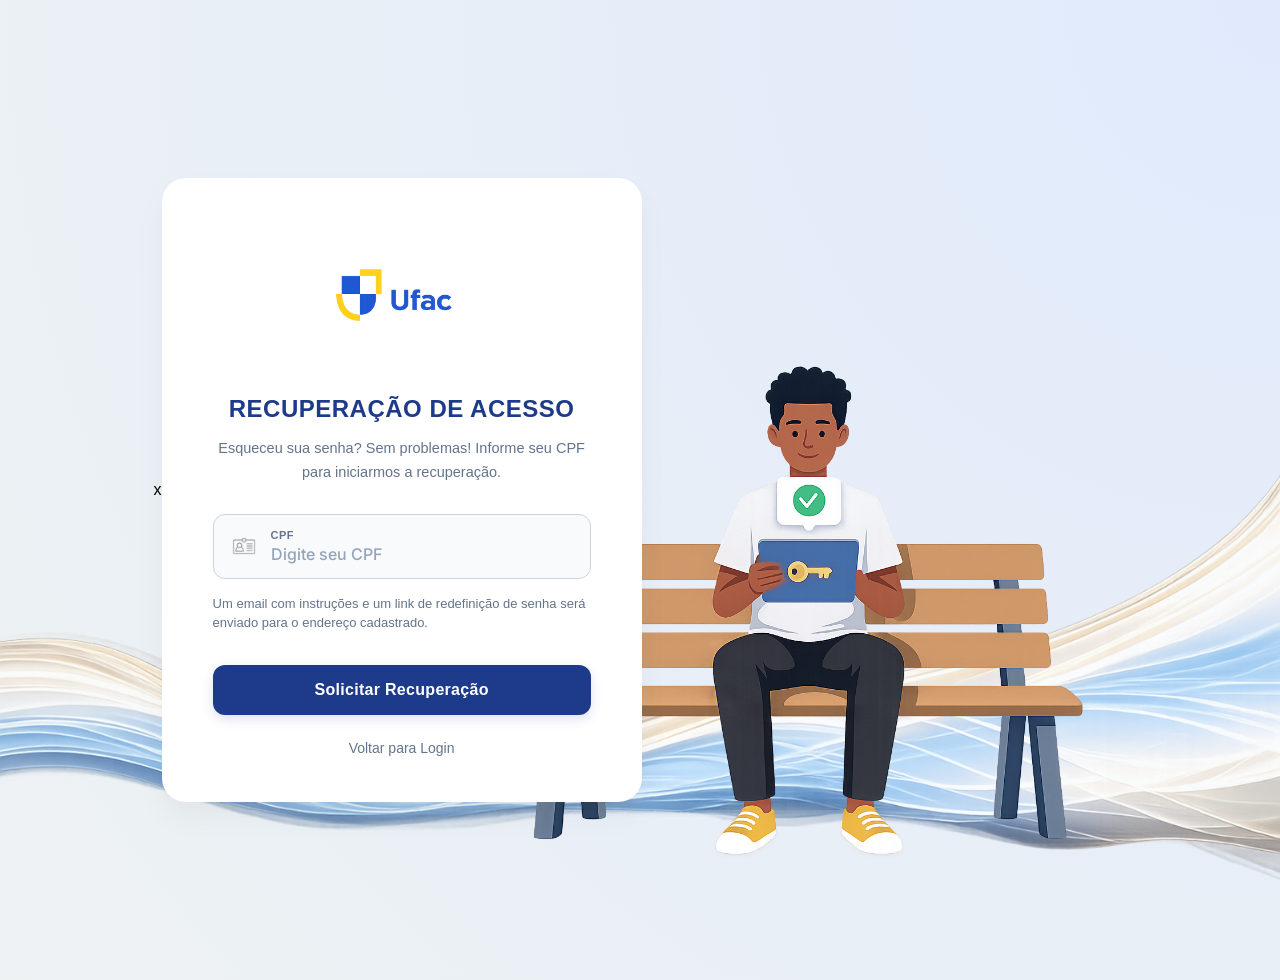
<file: esquecisenha/esquecisenha.html>
<!DOCTYPE html>
<html lang="pt-BR">

<head>
    <link rel="stylesheet" href="esquecisenha.css">
    <meta charset="UTF-8">
    <meta name="viewport" content="width=device-width, initial-scale=1.0">
    <title>Recuperação de Acesso - UFAC</title>
    <link href="https://fonts.googleapis.com/css2?family=Inter:wght@400;500;600;700&display=swap" rel="stylesheet">
</head>

<body>
    <div class="background-decorations">
        <img src="../img/ondas.png" alt="Ondas de fundo" class="bg-ondas">
        <img src="../img/estudante_senha.png" alt="Estudante" class="bg-estudante">
    </div>x

    <div class="main-container">
        <main>
            <div class="logo-container">
                <img src="../img/logo.png" alt="Logo da UFAC" width="220">
            </div>

            <h1>RECUPERAÇÃO DE ACESSO</h1>
            <p class="subtitle">Esqueceu sua senha? Sem problemas! Informe seu CPF para iniciarmos a recuperação.</p>

            <form>
                <div class="input-group">
                    <img src="../img/cracha.png" alt="ícone de crachá" width="24">
                    <div class="input-text-area">
                        <label>CPF</label>
                        <input type="text" placeholder="Digite seu CPF">
                    </div>
                </div>
                <p class="info-text">Um email com instruções e um link de redefinição de senha será enviado para o endereço cadastrado.</p>
                <button type="submit">Solicitar Recuperação</button>
            </form>

            <a href="../index.html" class="back-link">Voltar para Login</a>
        </main>
    </div>
</body>

</html>
</file>
<file: style.css>
* {
    margin: 0;
    padding: 0;
    box-sizing: border-box;
}




body {

    font-family: 'Plus Jakarta Sans', sans-serif;

    min-height: 100vh;

    background:
        linear-gradient(135deg,
            var(--bg-primary),
            var(--bg-secondary));

    color: var(--text-primary);

    padding: 40px 20px;

    transition: .4s ease;

    display: flex;
    justify-content: center;
    width: 100%;
    height: 100vh;
    overflow: hidden;
    background: #f8fafc; 
}

.main-container {
    width: 100%;
    height: 100vh;
    position: relative;
    display: flex;
    flex-direction: column;
}

header {
    padding: 18px 50px;
    z-index: 10;
}

header img {
    height: 102px;
    width: auto;
}

main {
    flex: 1;
    display: flex;
    justify-content: center;
    align-items: center;
    gap: 2%;
    padding: 0 70px;
    transform: translateY(-35px);
    position: relative;
    z-index: 2;
}

.caixa-login {
    width: 370px;
    padding: 28px 34px;
    border-radius: 15px; 
    background: #ffffff;
    border: 1px solid #e2e8f0;
    box-shadow: 0 4px 15px rgba(0, 0, 0, 0.08); 
    position: relative;
}

.caixa-login h2 {
    font-size: 31px;
    color: #1e3a8a;
    text-align: center;
    margin-bottom: 22px;
    font-weight: 700;
}

.grupo-input {
    margin-bottom: 18px;
}

.grupo-input label {
    display: block;
    margin-bottom: 7px;
    font-size: 14px;
    font-weight: 600;
    color: #475569;
}

.grupo-input input {
    width: 100%;
    padding: 15px 16px;
    border-radius: 8px;
    border: 1px solid #cbd5e1;
    font-size: 15px;
    color: #334155;
    outline: none;
    transition: .2s ease;
}

.grupo-input input:focus {
    border-color: #4f72da;
}

.input-container {
    position: relative;
}

#toggleSenha {
    position: absolute;
    right: 15px;
    top: 15px;
    border: none;
    background: none;
    cursor: pointer;
    padding: 0;
}

#toggleSenha svg,
#toggleSenha img {
    width: 18px;
    height: 18px;
    opacity: 0.7;
}

.grupo-checkbox {
    display: flex;
    align-items: center;
    gap: 8px;
    margin: 8px 0 20px;
}

.grupo-checkbox label {
    font-size: 14px;
    color: #64748b;
}

.Link-esqueceu,
.Link-instrucoes {
    display: block;
    text-align: center;
    font-size: 14px;
    color: #4b67b4;
    text-decoration: none;
    margin-bottom: 16px;
}

.Link-esqueceu:hover,
.Link-instrucoes:hover {
    text-decoration: underline;
}

.btn-entrar {
    width: 100%;
    padding: 15px;
    border: none;
    border-radius: 8px;
    background: #3153b6;
    color: #fff;
    font-size: 16px;
    font-weight: 700;
    cursor: pointer;
    margin-bottom: 16px;
    transition: background .3s ease;
}

.btn-entrar:hover {
    background: #244ba8;
}

.caixa-ilustracao {
    width: 52%;
    display: flex;
    justify-content: center;
    align-items: center;
    position: relative;
    transform: translateX(55px);
}

.caixa-ilustracao img {
    width: 100%;
    max-width: 880px;
    height: auto;
    transform: scale(1.32);
}

@keyframes ondas {
    0% { transform: translateX(0); }
    50% { transform: translateX(-10px); }
    100% { transform: translateX(0); }
}

.ondas-fundo {
    position: absolute;
    left: 0;
    bottom: -40px;
    width: 100%;
    opacity: .3;
    z-index: 0;
    pointer-events: none;
    animation: ondas 8s ease-in-out infinite;
}

footer {
    position: absolute;
    bottom: 14px;
    width: 100%;
    text-align: center;
    font-size: 12px;
    color: #64748b;
    z-index: 5;
}

footer p {
    margin: 2px 0;
}

@media(max-width:1100px) {
    body {
        overflow: auto;
    }
    main {
        flex-direction: column;
        transform: none;
        gap: 15px;
        padding: 20px;
    }
    .caixa-login {
        width: 100%;
        max-width: 390px;
    }
    .caixa-ilustracao {
        width: 90%;
        transform: none;
    }
    .caixa-ilustracao img {
        transform: scale(1.05);
    }
}
</file>
<file: biblioteca/style.css>
:root {
    --brand-color: #2372d9 ;
    --brand-dark: #001a6f ;
    --bg-main: #F4F1EA;
    --bg-surface: #FFFFFF;
    --text-primary: #1A1A1A;
    --text-muted: #666666;
    --color-success: #2E7D32;
    --bg-success: #E8F5E9;
    --border-split: #EAEAEA;
    
    --round-lg: 8px;
    --round-md: 6px;
    --round-sm: 4px;
    --shadow-soft: 0 2px 8px rgba(0, 0, 0, 0.05);
}

/* Reset Padrão */
* {
    margin: 0;
    padding: 0;
    box-sizing: border-box;
}



body {
    font-family: 'Plus Jakarta Sans', sans-serif;

    min-height: 100vh;

    background:
        linear-gradient(135deg,
            var(--bg-primary),
            var(--bg-secondary));

    color: var(--text-primary);

    transition: .4s ease;

    padding: 40px 20px;

    display: flex;
    justify-content: center;
    background-color: var(--bg-main);
    color: var(--text-primary);
    -webkit-font-smoothing: antialiased;
    height: 100vh;
    overflow: hidden; /* Trava a rolagem */
    display: flex;
    align-items: flex-start; 
    justify-content: center;
    padding: 8px 15px; 
}

.app-container {
    max-width: 1200px;
    width: 100%;
    height: 100%;
    display: flex;
    flex-direction: column;
    gap: 8px; 
}

/* Header */
.main-header {
    position: relative; /* Necessário para a centralização absoluta funcionar */
    display: flex;
    justify-content: space-between;
    align-items: center;
    padding: 0 5px;
    margin-bottom: 2px;
}

/* Logo da UFAC */
.app-logo {
    display: flex;
    align-items: center;
    gap: 12px;
}

.logo-crest {
    height: 75px; 
    width: auto;
    object-fit: contain; 
}

.logo-brand {
    font-size: 32px; 
    font-weight: 700;
    color: var(--text-primary);
}

/* Centralização Perfeita do Nome */
.user-profile {
    position: absolute;
    left: 50%;
    transform: translateX(-50%);
    text-align: center;
}

.user-profile h1 {
    font-size: 20px; 
    font-weight: 700;
    letter-spacing: -0.5px;
}

.user-profile p {
    color: var(--text-muted);
    font-size: 13px;
    margin-top: 1px;
}

.header-nav {
    display: flex;
    align-items: center;
    gap: 14px;
}

.user-avatar {
    font-size: 26px;
    color: var(--brand-color);
}

/* Layout Estrutural */
.row-hero {
    display: grid;
    /* Criando 3 colunas: a primeira para imagem, a do meio maior para a busca, e a terceira para o status */
    grid-template-columns: 1.2fr 2fr 1fr; 
    gap: 10px;
}

.row-cards {
    display: grid;
    grid-template-columns: repeat(3, 1fr);
    gap: 10px;
    flex: 1; 
}

/* Banner de Busca */
.search-banner {
    background: linear-gradient(135deg, var(--brand-color), var(--brand-dark));
    border-radius: var(--round-lg);
    padding: 14px 20px; 
    color: #FFFFFF;
    position: relative;
    box-shadow: var(--shadow-soft);
    display: flex;
    align-items: center;      /* Garante que a caixinha interna fique centralizada verticalmente */
    justify-content: center;  /* Garante que a caixinha interna fique no centro horizontal */
}
.banner-inner {
    width: 100%;             /* Permite que ela use o espaço necessário */
    max-width: 85%;          /* Aumentamos um pouquinho o limite para dar mais espaço para a barra */
    display: flex;
    flex-direction: column;  /* Alinha os itens um embaixo do outro (Título, depois Texto, depois Busca) */
    align-items: center;     /* Centraliza o texto e a barra de pesquisa horizontalmente no meio */
    text-align: center;      /* Garante que o texto de dentro fique centralizado na própria linha */
}

.search-banner h2 {
    font-size: 22px;
    font-weight: 700;
    margin-bottom: 2px;
}

.search-banner p {
    font-size: 13px;
    opacity: 0.9;
    margin-bottom: 10px;
}

/* Pequeno ajuste opcional na barra de pesquisa para ela não ficar gigante se centralizada */
.search-group {
    display: flex;
    background-color: #FFFFFF;
    border-radius: var(--round-md);
    padding: 2px;
    width: 100%;             /* Faz ela ocupar a largura do banner-inner */
    max-width: 450px;        /* Define um tamanho máximo limite para ficar esteticamente bonito no centro */
    margin: 0 auto;          /* Reforça a centralização */
}

.search-group input {
    flex: 1;
    border: none;
    padding: 8px 12px;
    font-size: 13px;
    outline: none;
    color: var(--text-primary);
}

.search-btn {
    background-color: var(--brand-dark);
    border: none;
    color: #FFFFFF;
    padding: 0 14px;
    border-radius: 4px;
    cursor: pointer;
}

/* Card de Status Lateral */
.user-status-card {
    background-color: var(--bg-surface);
    border-radius: var(--round-lg);
    padding: 10px 16px;
    box-shadow: var(--shadow-soft);
    display: flex;
    flex-direction: column;
    justify-content: space-between;
}

.status-title h3 {
    font-size: 15px;
    font-weight: 700;
}

.status-title span {
    font-size: 11px;
    color: var(--text-muted);
}

.status-badge-wrapper {
    display: flex;
    align-items: center;
    gap: 8px;
    margin: 6px 0;
}

.badge-icon {
    width: 28px;
    height: 28px;
    background-color: var(--bg-success);
    color: var(--color-success);
    border-radius: 50%;
    display: flex;
    align-items: center;
    justify-content: center;
    font-size: 13px;
}

.status-name {
    font-size: 15px;
    font-weight: 700;
    color: var(--color-success);
}

.status-desc {
    font-size: 10px;
    color: var(--text-muted);
}

.status-footer p {
    font-size: 11px;
    margin-bottom: 4px;
}

.btn-secondary {
    width: 100%;
    background: transparent;
    border: 1px solid var(--text-primary);
    padding: 4px;
    font-size: 11px;
    font-weight: 600;
    border-radius: var(--round-sm);
    cursor: pointer;
}

/* Painéis de Listas */
.panel-card {
    background-color: var(--bg-surface);
    border-radius: var(--round-lg);
    padding: 10px 16px; 
    box-shadow: var(--shadow-soft);
    display: flex;
    flex-direction: column;
    height: 100%;
}

.panel-header {
    display: flex;
    align-items: center;
    gap: 8px;
    padding-bottom: 4px;
    border-bottom: 1px solid var(--border-split);
}

.panel-header i {
    color: var(--brand-color);
    font-size: 15px;
}

.panel-header h3 {
    font-size: 14px;
    font-weight: 700;
}

.panel-sub {
    font-size: 11px;
    color: var(--text-muted);
    margin-top: 2px;
}

.panel-body {
    display: flex;
    flex-direction: column;
    flex: 1;
}

.item-row {
    display: flex;
    justify-content: space-between;
    align-items: center;
    padding: 4px 0; 
    border-bottom: 1px solid var(--border-split);
}

.item-row:last-child {
    border-bottom: none;
}

.item-meta {
    display: flex;
    align-items: center;
    gap: 8px;
}

.item-icon-bg {
    width: 24px;
    height: 24px;
    background-color: #FDF1F1;
    color: var(--brand-color);
    border-radius: var(--round-sm);
    display: flex;
    align-items: center;
    justify-content: center;
    font-size: 11px;
}

.item-icon-bg.alert {
    background-color: var(--bg-success);
    color: var(--color-success);
}

.item-meta h4 {
    font-size: 13px; 
    font-weight: 600;
}

.item-meta p {
    font-size: 11px;
    color: var(--text-muted);
    margin-top: 1px;
}

.item-meta small {
    font-size: 10px;
    color: var(--brand-color);
    font-weight: 600;
}

.label-status.success {
    background-color: var(--bg-success);
    color: var(--color-success);
    font-size: 9px;
    font-weight: 600;
    padding: 2px 6px;
    border-radius: 6px;
}

.text-highlight {
    font-size: 9px;
    font-weight: 700;
    color: var(--color-success);
    display: block;
    margin-top: 1px;
}

.btn-action {
    background: transparent;
    border: 1px solid var(--border-split);
    padding: 3px 8px;
    font-size: 10px;
    font-weight: 600;
    border-radius: var(--round-sm);
    cursor: pointer;
}

.panel-footer {
    margin-top: auto;
    padding-top: 6px;
    text-align: center;
}

.link-more {
    font-size: 12px;
    color: var(--text-primary);
    text-decoration: none;
    font-weight: 600;
    display: inline-flex;
    align-items: center;
    gap: 4px;
}

.link-more:hover {
    text-decoration: underline;
}

/* Seção de Histórico */
.history-section {
    background-color: var(--bg-surface);
    border-radius: var(--round-lg);
    padding: 8px 16px;
    box-shadow: var(--shadow-soft);
}

.history-header {
    display: flex;
    align-items: center;
    gap: 8px;
    margin-bottom: 4px;
}

.history-header i {
    color: var(--brand-color);
    font-size: 14px;
}

.history-header h3 {
    font-size: 14px;
    font-weight: 700;
}

.history-table {
    display: flex;
    flex-direction: column;
}

.history-row {
    display: flex;
    align-items: center;
    gap: 8px;
    padding: 3px 0; 
    border-bottom: 1px solid var(--border-split);
    font-size: 12px; 
}

.history-row:last-child {
    border-bottom: none;
}

.row-marker {
    color: var(--brand-color);
    font-size: 11px;
}

.text-success {
    color: var(--color-success);
    font-weight: 600;
}

.history-footer {
    display: flex;
    justify-content: flex-end;
    margin-top: 4px;
}

.app-footer {
    text-align: center;
    padding: 2px 0;
}

.app-footer p {
    font-size: 10px;
    color: var(--text-muted);
}

/* Estilos Globais dos Modais */
.modal-overlay {
    display: none; 
    position: fixed;
    top: 0; left: 0;
    width: 100vw; height: 100vh;
    background: rgba(0, 0, 0, 0.6);
    z-index: 1000;
    align-items: center;
    justify-content: center;
}

.modal-overlay.active {
    display: flex; 
}

.modal-content {
    background: var(--bg-surface);
    width: 90%;
    border-radius: var(--round-lg);
    padding: 20px;
    box-shadow: 0 10px 30px rgba(0,0,0,0.2);
}

.modal-header {
    display: flex;
    justify-content: space-between;
    align-items: center;
    border-bottom: 1px solid var(--border-split);
    padding-bottom: 10px;
    margin-bottom: 15px;
}

.modal-close {
    background: transparent;
    border: none;
    font-size: 16px;
    font-weight: bold;
    color: var(--brand-color);
    cursor: pointer;
}

/* Layout de Conta */
.account-details {
    display: flex;
    flex-direction: column;
    gap: 8px;
    font-size: 14px;
}

.account-item {
    display: flex;
    justify-content: space-between;
}

/* Estilos para as Tabelas */
.dados-table {
    width: 100%;
    border-collapse: collapse;
    margin-top: 10px;
    font-size: 13px;
}

.dados-table th {
    text-align: left;
    padding: 10px;
    border-bottom: 2px solid var(--border-split);
    color: var(--text-muted);
    font-weight: 600;
}

.dados-table td {
    padding: 10px;
    border-bottom: 1px solid var(--border-split);
    color: var(--text-primary);
}

.dados-table tr:last-child td {
    border-bottom: none;
}

.tag-table {
    font-size: 10px;
    font-weight: 700;
    padding: 4px 8px;
    border-radius: 6px;
}

.tag-table.ativo {
    background-color: var(--bg-main);
    color: var(--text-primary);
    border: 1px solid var(--border-split);
}

.tag-table.alerta {
    background-color: #FFF3CD;
    color: #856404;
}

.tag-table.devolvido {
    background-color: var(--bg-success);
    color: var(--color-success);
}

.tag-table.atrasado {
    background-color: #FDF1F1;
    color: var(--brand-color);
}

.hero-image {
    width: 100%;
    height: 100%;
    object-fit: cover;
    border-radius: var(--round-lg);
}

/* Responsividade Básica */
@media (max-width: 992px) {
    body { height: auto; overflow: auto; padding: 15px; }
    .row-hero { grid-template-columns: 1fr; }
    .row-cards { grid-template-columns: 1fr 1fr; }
}
@media (max-width: 768px) {
    .row-cards { grid-template-columns: 1fr; }
    .dados-table { font-size: 11px; }
    .dados-table th, .dados-table td { padding: 6px; }
    .user-profile { position: static; transform: none; margin-top: 10px;}
    .main-header { flex-direction: column; }
}
</file>
<file: esquecisenha/esquecisenha.css>
/* --- Configuração Global --- */



body {

    font-family: 'Plus Jakarta Sans', sans-serif; 
    min-height: 100vh;

    background:
        linear-gradient(135deg,
            var(--bg-primary),
            var(--bg-secondary));

    color: var(--text-primary);

    transition: .4s ease;

    padding: 40px 20px;

    display: flex;
    justify-content: center;
    display: flex;
    justify-content: flex-start;
    padding-left: 12vw; 
    align-items: center;
    min-height: 100vh;
    margin: 0;
    background: radial-gradient(circle at top right, #e0eafc, #eef2f3); 
    -webkit-font-smoothing: antialiased; 
}

/* --- O Cartão Premium (Agora Maior e Mais Elegante) --- */
.main-container {
    background-color: #ffffff;
    border-radius: 24px; /* Bordas um pouco mais arredondadas para combinar com o tamanho maior */
    padding: 45px 50px; /* Aumentei bastante o respiro interno para não ficar espremido */
    max-width: 480px; /* O cartão agora é consideravelmente mais largo */
    width: 90%; 
    box-sizing: border-box;
    box-shadow: 
        0px 8px 16px rgba(0, 0, 0, 0.02),
        0px 16px 32px rgba(0, 0, 0, 0.04);
    border: 1px solid rgba(255, 255, 255, 0.8); 
}

/* --- Logo --- */
.logo-container {
    text-align: center;
    margin-bottom: 20px; 
    /* Removi o transform: scale daqui para controlarmos o tamanho apenas pelo HTML */
}

/* --- Tipografia (Fontes levemente maiores para acompanhar o cartão) --- */
h1 {
    color: #1e3a8a;
    font-size: 24px; /* Título com mais presença */
    font-weight: 700;
    letter-spacing: 0.5px;
    margin-top: 0; 
    margin-bottom: 12px;
    text-align: center;
}

.subtitle {
    color: #64748b;
    font-size: 14.5px; /* Subtítulo um pouco maior */
    line-height: 1.6;
    margin-bottom: 30px;
    text-align: center;
}

/* --- Caixa do CPF (O Input-Group) --- */
.input-group {
    border: 1px solid #cbd5e1;
    background-color: #f8fafc;
    border-radius: 12px;
    display: flex;
    align-items: center;
    padding: 14px 18px; /* Mais gordinho */
    margin-bottom: 15px;
    transition: all 0.25s ease; 
}

.input-group:focus-within {
    border-color: #2563eb; 
    background-color: #ffffff;
    box-shadow: 0px 0px 0px 4px rgba(37, 99, 235, 0.1); 
}

.input-group img {
    margin-right: 15px;
    opacity: 0.5;
    transition: all 0.25s ease;
}

.input-group:focus-within img {
    opacity: 1;
}

.input-text-area {
    display: flex;
    flex-direction: column;
    width: 100%;
}

.input-group label {
    color: #64748b;
    font-size: 11px;
    font-weight: 600;
    margin-bottom: 3px;
    letter-spacing: 0.5px;
    text-transform: uppercase;
}

/* --- Campo de Digitação --- */
input {
    border: none;
    outline: none;
    padding: 0;
    background: transparent;
    font-size: 16px; /* Fonte do input aumentada */
    color: #0f172a; 
    font-family: 'Inter', sans-serif;
    font-weight: 500;
    width: 100%;
}

input::placeholder {
    color: #94a3b8;
}

/* --- Texto Informativo Secundário --- */
.info-text {
    font-size: 13px;
    color: #64748b;
    margin-bottom: 32px; /* Mais espaço antes do botão */
    line-height: 1.5;
}

/* --- Botão Principal --- */
button {
    background-color: #1e3a8a;
    color: #ffffff;
    border: none;
    border-radius: 12px;
    padding: 16px; /* Botão mais alto e imponente */
    width: 100%;
    font-size: 16px;
    font-weight: 600;
    letter-spacing: 0.3px;
    cursor: pointer;
    box-shadow: 0px 4px 12px rgba(30, 58, 138, 0.15); 
    transition: all 0.25s ease;
}

button:hover {
    background-color: #152b66;
    transform: translateY(-1.5px); 
    box-shadow: 0px 6px 20px rgba(30, 58, 138, 0.25);
}

button:active {
    transform: translateY(0); 
}

/* --- Link de Voltar --- */
.back-link {
    color: #64748b; 
    text-decoration: none;
    display: block;
    text-align: center;
    margin-top: 25px;
    font-size: 14px;
    font-weight: 500;
    transition: all 0.25s ease;
}

.back-link:hover {
    color: #1e3a8a; 
}

/* --- Camada de Imagens de Fundo --- */
.background-decorations {
    position: fixed; 
    top: 0;
    left: 0;
    width: 100%;
    height: 100%;
    z-index: -1; 
    pointer-events: none; 
    overflow: hidden; 
}

.bg-ondas {
    position: absolute;
    bottom: -10vh;
    left: 0;
    width: 100%; 
    object-fit: cover; 
    opacity: 0.8; 
}

.bg-estudante {
    position: absolute;
    bottom: 0; 
    right: 5%; /* Afastei ele levemente da borda direita para equilibrar */
    height: 65vh; 
    max-height: 600px;
    width: auto; 
}

/* --- Responsividade para ecrãs menores --- */
@media (max-width: 900px) {
    body {
        justify-content: center; 
        padding-left: 0;
    }
    .bg-estudante {
        display: none; 
    }
    .main-container {
        padding: 35px 25px; /* Reduz o padding em telas de celular */
    }
}
</file>
